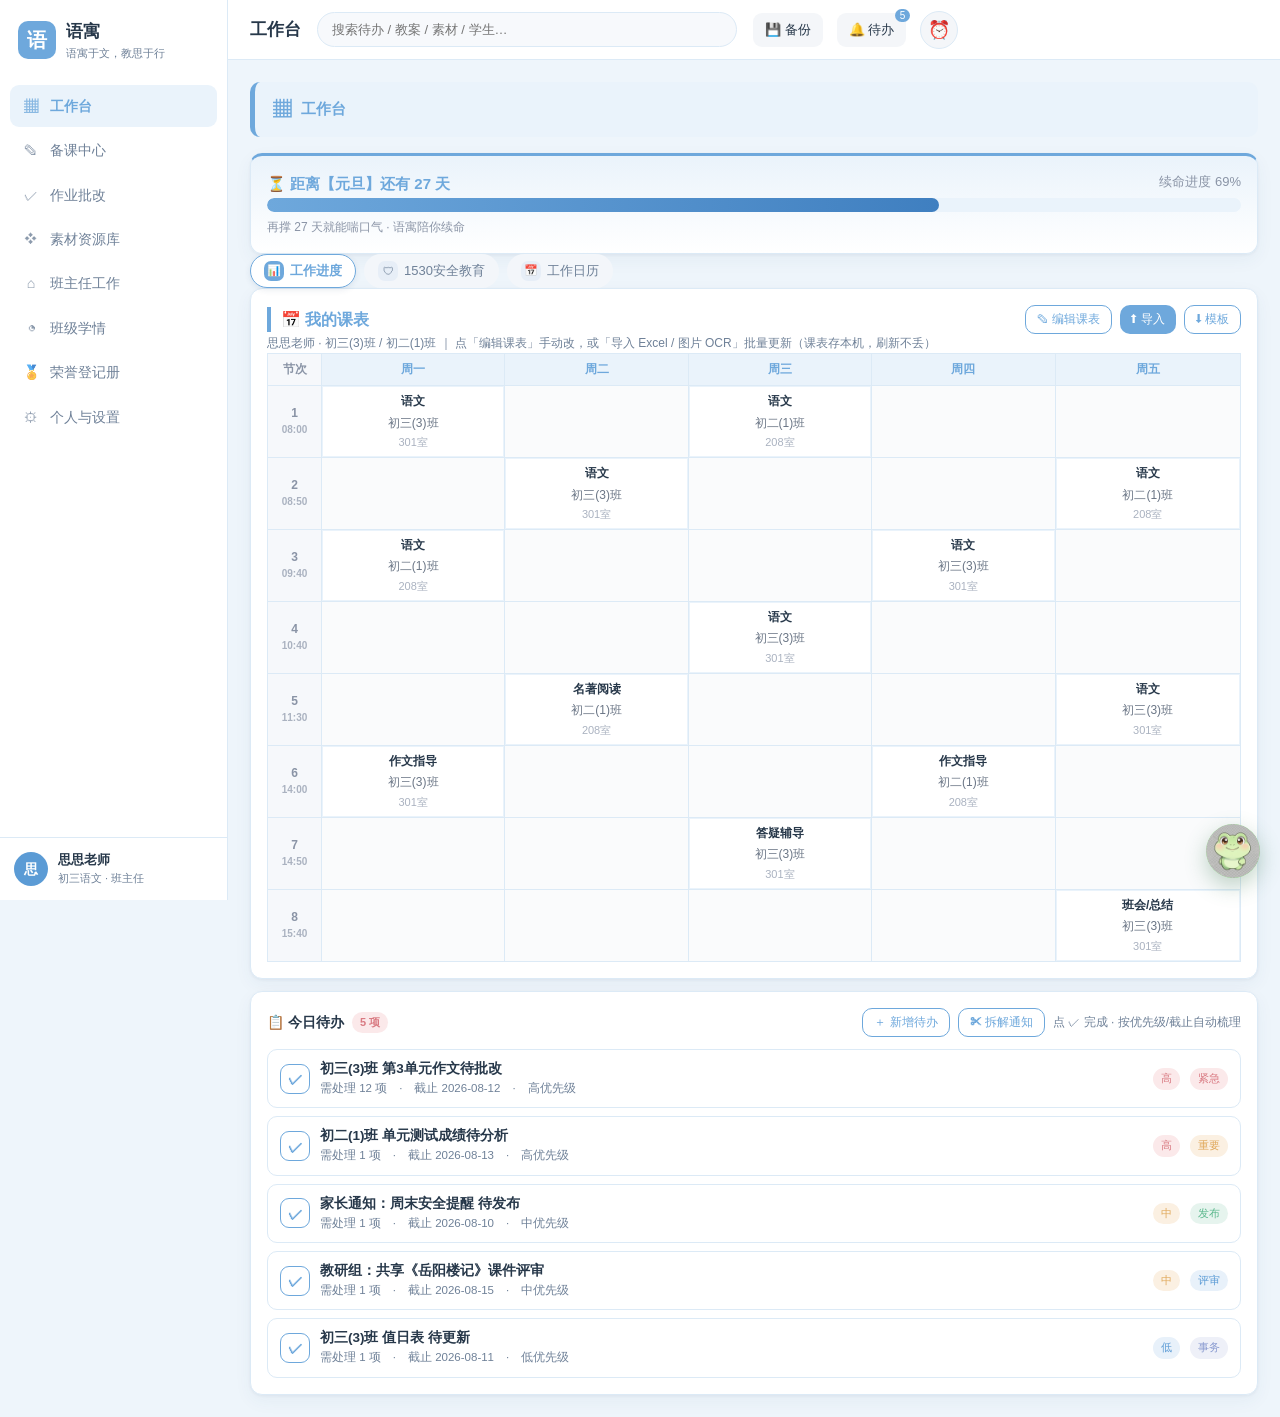
<file: index.html>
<!DOCTYPE html>
<html lang="zh-CN">
<head>
<meta charset="UTF-8" />
<meta name="viewport" content="width=device-width, initial-scale=1.0" />
<title>语寓 · 语寓于文，教思于行</title>
<meta name="theme-color" content="#6ea8dc" />
<meta http-equiv="Content-Security-Policy" content="default-src 'self'; script-src 'self' https://cdn.jsdelivr.net; style-src 'self' 'unsafe-inline'; img-src 'self' data:; connect-src 'self' https:; font-src 'self' data:; worker-src 'self' blob: https://cdn.jsdelivr.net; object-src 'none'; base-uri 'self'; frame-ancestors 'none'" />
<link rel="manifest" href="manifest.webmanifest" />
<link rel="apple-touch-icon" href="img/icon.svg" />
<link rel="stylesheet" href="css/style.css" />
</head>
<body>
<div id="bgLayer"></div>
<div class="app">
  <!-- 侧边栏 -->
  <aside class="sidebar">
    <div class="brand">
      <div class="brand-logo">语</div>
      <div class="brand-text">
        <div class="brand-name">语寓</div>
        <div class="brand-sub">语寓于文，教思于行</div>
      </div>
    </div>
    <nav class="nav" id="nav">
      <a class="nav-item active" data-view="dashboard"><span class="ico">▦</span>工作台</a>
      <a class="nav-item" data-view="lesson"><span class="ico">✎</span>备课中心</a>
      <a class="nav-item" data-view="homework"><span class="ico">✓</span>作业批改</a>
      <a class="nav-item" data-view="resource"><span class="ico">❖</span>素材资源库</a>
      <a class="nav-item" data-view="homeroom"><span class="ico">⌂</span>班主任工作</a>
      <a class="nav-item" data-view="analytics"><span class="ico">◔</span>班级学情</a>
      <a class="nav-item" data-view="honor"><span class="ico">🏅</span>荣誉登记册</a>
      <a class="nav-item" data-view="settings"><span class="ico">⚙</span>个人与设置</a>
    </nav>
    <div class="sidebar-foot">
      <div class="user-mini">
        <div class="avatar" id="sideAvatar" title="点击修改头像">思</div>
        <div>
          <div class="uname" id="sideName">思思老师</div>
          <div class="urole">初三语文 · 班主任</div>
        </div>
      </div>
    </div>
  </aside>

  <!-- 主区域 -->
  <main class="main">
    <header class="topbar">
      <div class="topbar-title" id="viewTitle">工作台</div>
      <div class="topbar-search">
        <input type="text" id="globalSearch" placeholder="搜索待办 / 教案 / 素材 / 学生…" autocomplete="off" />
        <div class="search-drop" id="searchDrop" style="display:none"></div>
      </div>
      <div class="topbar-actions">
        <button class="btn-ghost" id="backupBtn" title="数据备份（JSON 导入 / 导出）">💾 备份</button>
        <button class="btn-ghost" id="todoBtn">🔔 待办 <span class="badge" style="display:none">0</span></button>
        <button class="remind-icon" id="classRemindIcon" title="上课提醒">
          <span class="ri-emoji">⏰</span>
          <span class="remind-badge" id="remindBadge" style="display:none"></span>
        </button>
      </div>
    </header>
    <section class="content" id="content"><!-- 动态渲染 --></section>
  </main>
</div>
<button id="agentLauncher" class="agent-launcher" title="挖挖 · 智能体助手"><img src="img/wawa.png" alt="挖挖" /></button>
<script src="js/data.js"></script>
<script src="js/api.js"></script>
<script src="js/xlsx.full.min.js"></script>
<script src="js/crypto.js"></script>
<script src="js/app.js"></script>
</body>
</html>
</file>
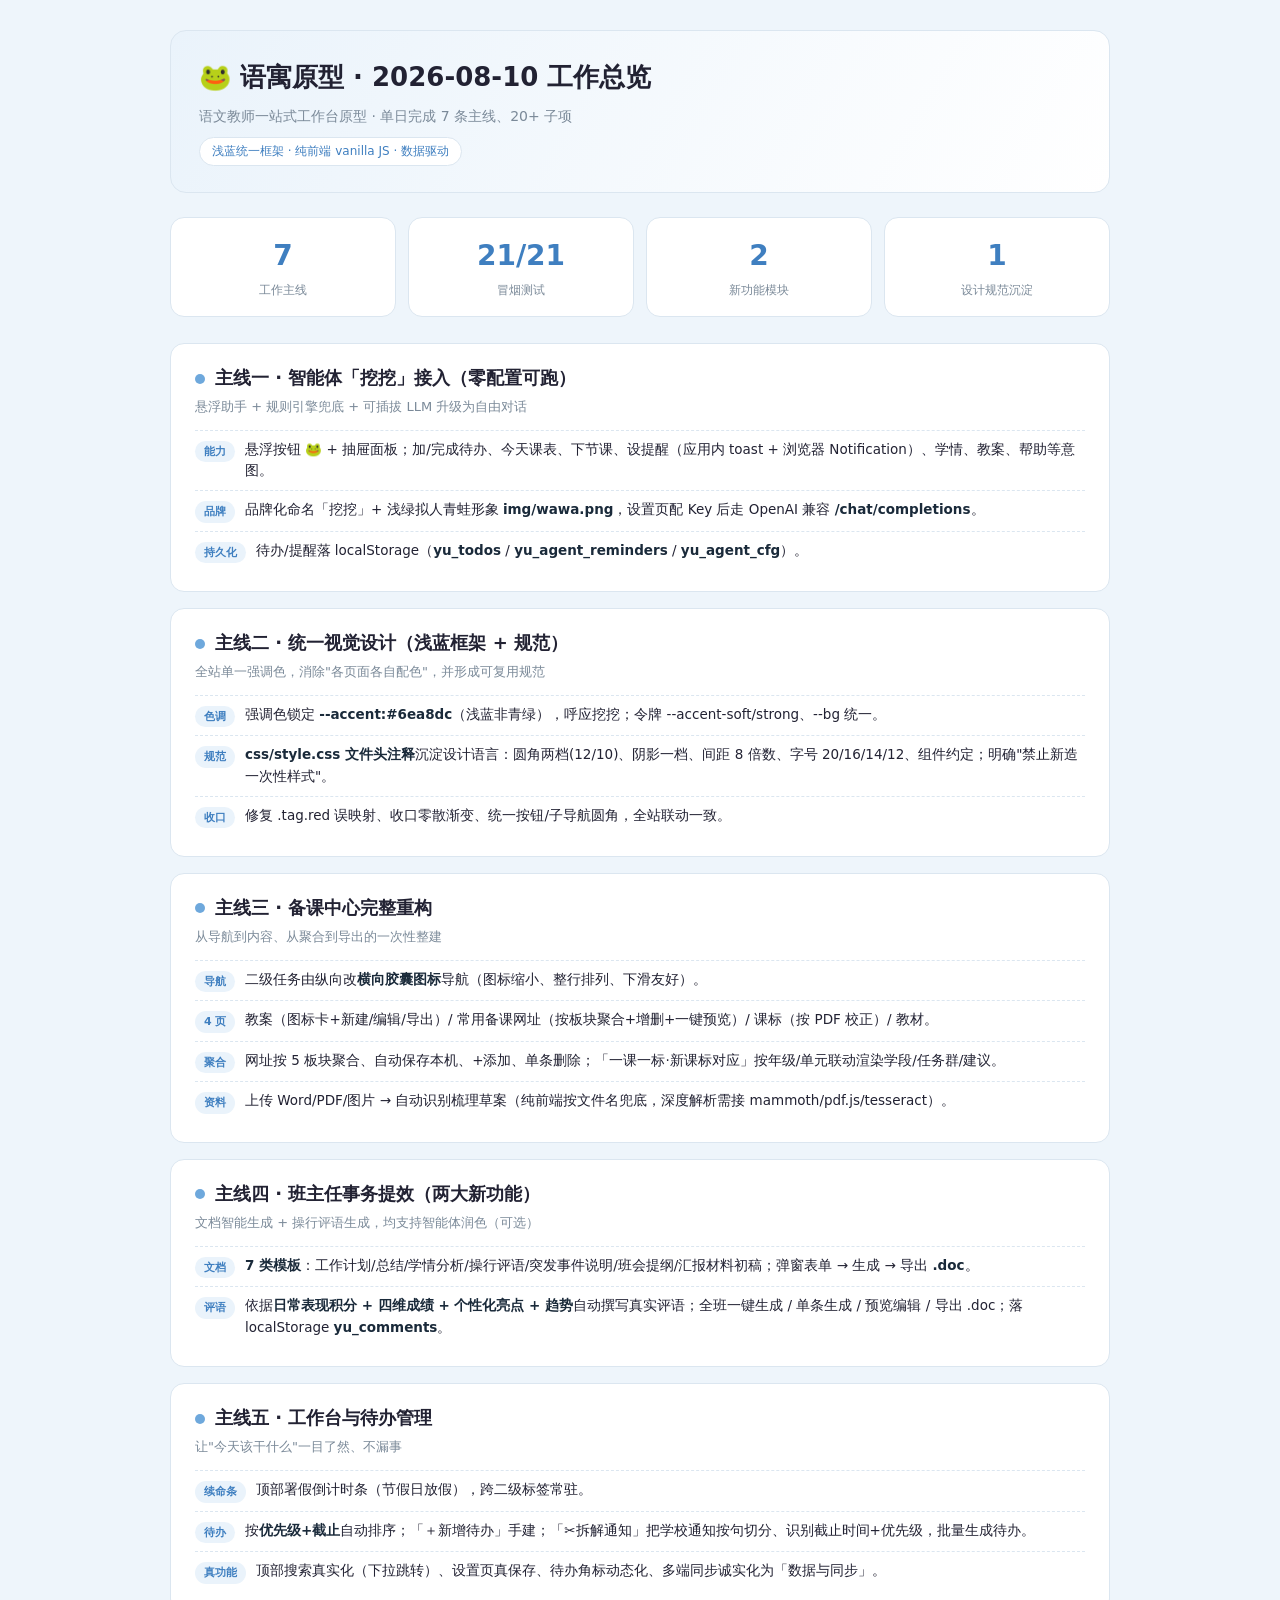
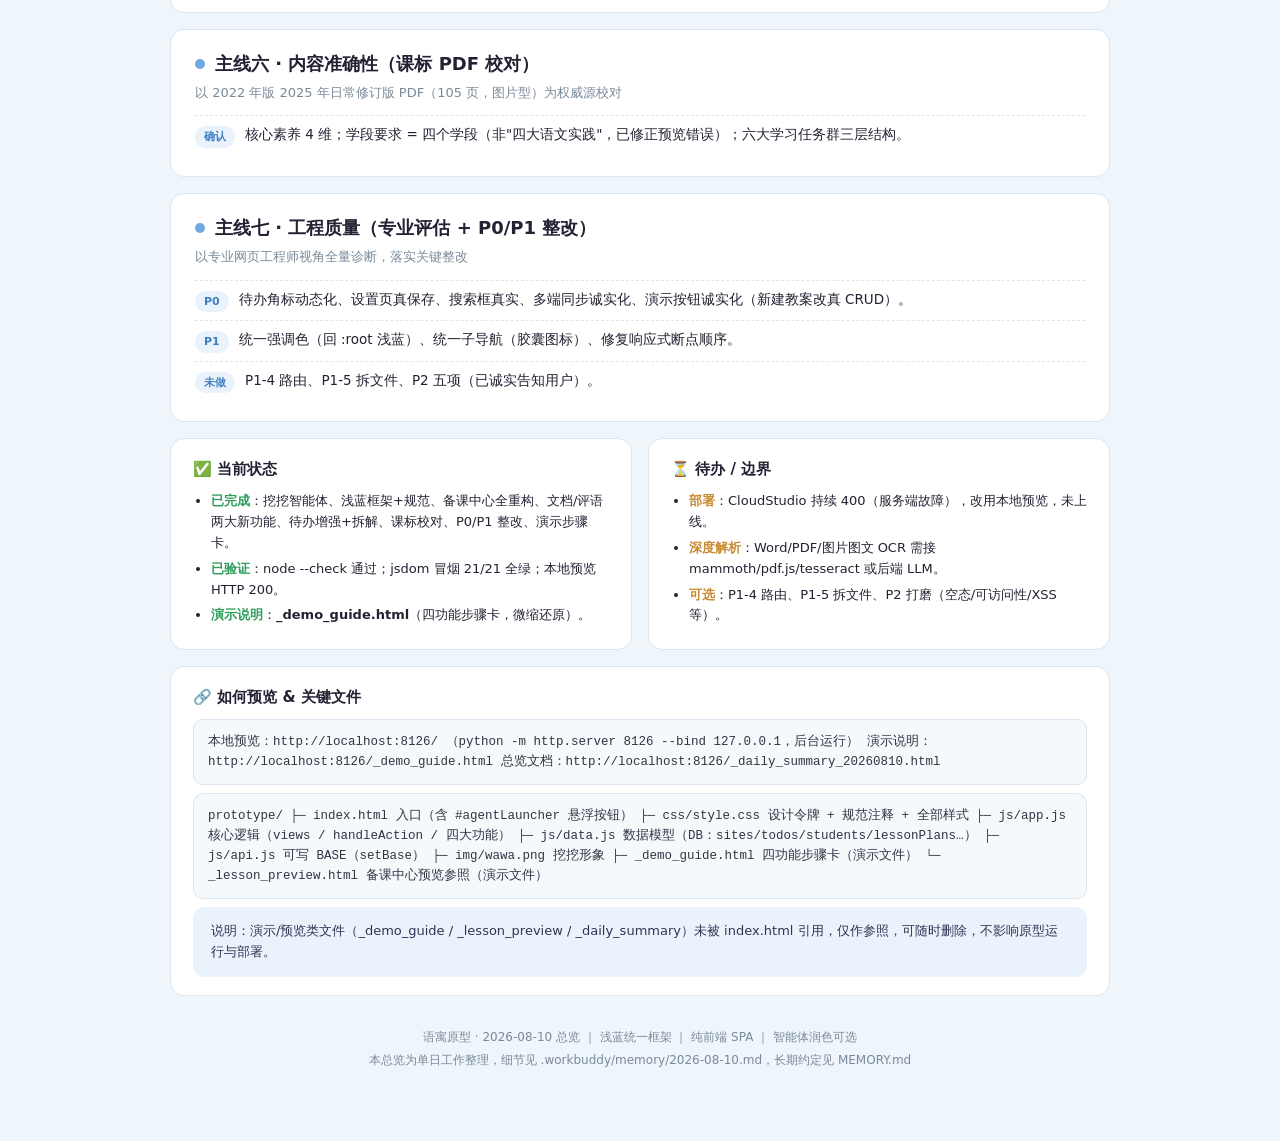
<file: _daily_summary_20260810.html>
<!DOCTYPE html>
<html lang="zh-CN">
<head>
<meta charset="UTF-8">
<meta name="viewport" content="width=device-width, initial-scale=1.0">
<title>语寓原型 · 2026-08-10 工作总览</title>
<style>
  :root{ --accent:#6ea8dc; --accent-soft:#eaf3fb; --accent-strong:#3f7fc0; --bg:#eef5fb; --line:#dbe6f0; --muted:#7b8a99; }
  *{ box-sizing:border-box; }
  body{ background:var(--bg); color:#223; margin:0; font-family:system-ui,-apple-system,"PingFang SC","Microsoft YaHei",sans-serif; line-height:1.6; }
  .wrap{ max-width:980px; margin:0 auto; padding:30px 20px 70px; }
  .head{ background:linear-gradient(120deg,var(--accent-soft),#fff); border:1px solid var(--line); border-radius:16px; padding:26px 28px; margin-bottom:24px; }
  .head h1{ margin:0 0 6px; font-size:26px; }
  .head .sub{ color:var(--muted); font-size:14px; }
  .head .pill{ display:inline-block; margin-top:10px; font-size:12px; background:#fff; border:1px solid var(--line); border-radius:999px; padding:4px 12px; color:var(--accent-strong); }
  .stat{ display:grid; grid-template-columns:repeat(4,1fr); gap:12px; margin-bottom:26px; }
  .stat .box{ background:#fff; border:1px solid var(--line); border-radius:14px; padding:16px; text-align:center; }
  .stat .n{ font-size:28px; font-weight:800; color:var(--accent-strong); }
  .stat .l{ font-size:12px; color:var(--muted); margin-top:2px; }

  .theme{ background:#fff; border:1px solid var(--line); border-radius:14px; padding:20px 24px; margin-bottom:16px; }
  .theme h2{ margin:0 0 4px; font-size:18px; display:flex; align-items:center; gap:10px; }
  .theme h2 .dot{ width:10px; height:10px; border-radius:50%; background:var(--accent); }
  .theme .tline{ font-size:13px; color:var(--muted); margin-bottom:12px; }
  .item{ display:flex; gap:10px; padding:8px 0; border-top:1px dashed var(--line); }
  .item:first-of-type{ border-top:none; }
  .item .tag{ flex:0 0 auto; font-size:11px; font-weight:700; padding:2px 9px; border-radius:999px; background:var(--accent-soft); color:var(--accent-strong); height:fit-content; margin-top:2px; }
  .item .it-b{ flex:1; font-size:13.5px; }
  .item .it-b b{ color:#1a2a3a; }

  .grid2{ display:grid; grid-template-columns:1fr 1fr; gap:16px; margin-bottom:16px; }
  .panel{ background:#fff; border:1px solid var(--line); border-radius:14px; padding:18px 22px; }
  .panel h3{ margin:0 0 10px; font-size:15px; }
  .panel ul{ margin:0; padding-left:18px; font-size:13px; }
  .panel li{ margin:5px 0; }
  .ok{ color:#2e9e5b; font-weight:700; }
  .wait{ color:#c9892f; font-weight:700; }
  .code{ background:#f6f9fc; border:1px solid var(--line); border-radius:10px; padding:12px 14px; font-size:12.5px; font-family:ui-monospace,Menlo,Consolas,monospace; color:#334; margin-top:8px; }
  .note{ background:var(--accent-soft); border-radius:12px; padding:14px 18px; font-size:13px; color:#335; margin-top:8px; }
  .foot{ text-align:center; color:var(--muted); font-size:12px; margin-top:30px; line-height:1.9; }
  @media(max-width:680px){ .stat{ grid-template-columns:repeat(2,1fr);} .grid2{ grid-template-columns:1fr; } }
</style>
</head>
<body>
<div class="wrap">

  <div class="head">
    <h1>🐸 语寓原型 · 2026-08-10 工作总览</h1>
    <div class="sub">语文教师一站式工作台原型 · 单日完成 7 条主线、20+ 子项</div>
    <span class="pill">浅蓝统一框架 · 纯前端 vanilla JS · 数据驱动</span>
  </div>

  <div class="stat">
    <div class="box"><div class="n">7</div><div class="l">工作主线</div></div>
    <div class="box"><div class="n">21/21</div><div class="l">冒烟测试</div></div>
    <div class="box"><div class="n">2</div><div class="l">新功能模块</div></div>
    <div class="box"><div class="n">1</div><div class="l">设计规范沉淀</div></div>
  </div>

  <!-- 主线 -->
  <div class="theme">
    <h2><span class="dot"></span>主线一 · 智能体「挖挖」接入（零配置可跑）</h2>
    <div class="tline">悬浮助手 + 规则引擎兜底 + 可插拔 LLM 升级为自由对话</div>
    <div class="item"><span class="tag">能力</span><div class="it-b">悬浮按钮 🐸 + 抽屉面板；加/完成待办、今天课表、下节课、设提醒（应用内 toast + 浏览器 Notification）、学情、教案、帮助等意图。</div></div>
    <div class="item"><span class="tag">品牌</span><div class="it-b">品牌化命名「挖挖」+ 浅绿拟人青蛙形象 <b>img/wawa.png</b>，设置页配 Key 后走 OpenAI 兼容 <b>/chat/completions</b>。</div></div>
    <div class="item"><span class="tag">持久化</span><div class="it-b">待办/提醒落 localStorage（<b>yu_todos</b> / <b>yu_agent_reminders</b> / <b>yu_agent_cfg</b>）。</div></div>
  </div>

  <div class="theme">
    <h2><span class="dot"></span>主线二 · 统一视觉设计（浅蓝框架 + 规范）</h2>
    <div class="tline">全站单一强调色，消除"各页面各自配色"，并形成可复用规范</div>
    <div class="item"><span class="tag">色调</span><div class="it-b">强调色锁定 <b>--accent:#6ea8dc</b>（浅蓝非青绿），呼应挖挖；令牌 --accent-soft/strong、--bg 统一。</div></div>
    <div class="item"><span class="tag">规范</span><div class="it-b"><b>css/style.css 文件头注释</b>沉淀设计语言：圆角两档(12/10)、阴影一档、间距 8 倍数、字号 20/16/14/12、组件约定；明确"禁止新造一次性样式"。</div></div>
    <div class="item"><span class="tag">收口</span><div class="it-b">修复 .tag.red 误映射、收口零散渐变、统一按钮/子导航圆角，全站联动一致。</div></div>
  </div>

  <div class="theme">
    <h2><span class="dot"></span>主线三 · 备课中心完整重构</h2>
    <div class="tline">从导航到内容、从聚合到导出的一次性整建</div>
    <div class="item"><span class="tag">导航</span><div class="it-b">二级任务由纵向改<b>横向胶囊图标</b>导航（图标缩小、整行排列、下滑友好）。</div></div>
    <div class="item"><span class="tag">4 页</span><div class="it-b">教案（图标卡+新建/编辑/导出）/ 常用备课网址（按板块聚合+增删+一键预览）/ 课标（按 PDF 校正）/ 教材。</div></div>
    <div class="item"><span class="tag">聚合</span><div class="it-b">网址按 5 板块聚合、自动保存本机、+添加、单条删除；「一课一标·新课标对应」按年级/单元联动渲染学段/任务群/建议。</div></div>
    <div class="item"><span class="tag">资料</span><div class="it-b">上传 Word/PDF/图片 → 自动识别梳理草案（纯前端按文件名兜底，深度解析需接 mammoth/pdf.js/tesseract）。</div></div>
  </div>

  <div class="theme">
    <h2><span class="dot"></span>主线四 · 班主任事务提效（两大新功能）</h2>
    <div class="tline">文档智能生成 + 操行评语生成，均支持智能体润色（可选）</div>
    <div class="item"><span class="tag">文档</span><div class="it-b"><b>7 类模板</b>：工作计划/总结/学情分析/操行评语/突发事件说明/班会提纲/汇报材料初稿；弹窗表单 → 生成 → 导出 <b>.doc</b>。</div></div>
    <div class="item"><span class="tag">评语</span><div class="it-b">依据<b>日常表现积分 + 四维成绩 + 个性化亮点 + 趋势</b>自动撰写真实评语；全班一键生成 / 单条生成 / 预览编辑 / 导出 .doc；落 localStorage <b>yu_comments</b>。</div></div>
  </div>

  <div class="theme">
    <h2><span class="dot"></span>主线五 · 工作台与待办管理</h2>
    <div class="tline">让"今天该干什么"一目了然、不漏事</div>
    <div class="item"><span class="tag">续命条</span><div class="it-b">顶部署假倒计时条（节假日放假），跨二级标签常驻。</div></div>
    <div class="item"><span class="tag">待办</span><div class="it-b">按<b>优先级+截止</b>自动排序；「＋新增待办」手建；「✂拆解通知」把学校通知按句切分、识别截止时间+优先级，批量生成待办。</div></div>
    <div class="item"><span class="tag">真功能</span><div class="it-b">顶部搜索真实化（下拉跳转）、设置页真保存、待办角标动态化、多端同步诚实化为「数据与同步」。</div></div>
  </div>

  <div class="theme">
    <h2><span class="dot"></span>主线六 · 内容准确性（课标 PDF 校对）</h2>
    <div class="tline">以 2022 年版 2025 年日常修订版 PDF（105 页，图片型）为权威源校对</div>
    <div class="item"><span class="tag">确认</span><div class="it-b">核心素养 4 维；学段要求 = 四个学段（非"四大语文实践"，已修正预览错误）；六大学习任务群三层结构。</div></div>
  </div>

  <div class="theme">
    <h2><span class="dot"></span>主线七 · 工程质量（专业评估 + P0/P1 整改）</h2>
    <div class="tline">以专业网页工程师视角全量诊断，落实关键整改</div>
    <div class="item"><span class="tag">P0</span><div class="it-b">待办角标动态化、设置页真保存、搜索框真实、多端同步诚实化、演示按钮诚实化（新建教案改真 CRUD）。</div></div>
    <div class="item"><span class="tag">P1</span><div class="it-b">统一强调色（回 :root 浅蓝）、统一子导航（胶囊图标）、修复响应式断点顺序。</div></div>
    <div class="item"><span class="tag">未做</span><div class="it-b">P1-4 路由、P1-5 拆文件、P2 五项（已诚实告知用户）。</div></div>
  </div>

  <!-- 状态 -->
  <div class="grid2">
    <div class="panel">
      <h3>✅ 当前状态</h3>
      <ul>
        <li><span class="ok">已完成</span>：挖挖智能体、浅蓝框架+规范、备课中心全重构、文档/评语两大新功能、待办增强+拆解、课标校对、P0/P1 整改、演示步骤卡。</li>
        <li><span class="ok">已验证</span>：node --check 通过；jsdom 冒烟 21/21 全绿；本地预览 HTTP 200。</li>
        <li><span class="ok">演示说明</span>：<b>_demo_guide.html</b>（四功能步骤卡，微缩还原）。</li>
      </ul>
    </div>
    <div class="panel">
      <h3>⏳ 待办 / 边界</h3>
      <ul>
        <li><span class="wait">部署</span>：CloudStudio 持续 400（服务端故障），改用本地预览，未上线。</li>
        <li><span class="wait">深度解析</span>：Word/PDF/图片图文 OCR 需接 mammoth/pdf.js/tesseract 或后端 LLM。</li>
        <li><span class="wait">可选</span>：P1-4 路由、P1-5 拆文件、P2 打磨（空态/可访问性/XSS 等）。</li>
      </ul>
    </div>
  </div>

  <div class="panel">
    <h3>🔗 如何预览 & 关键文件</h3>
    <div class="code">本地预览：http://localhost:8126/        （python -m http.server 8126 --bind 127.0.0.1，后台运行）
演示说明：http://localhost:8126/_demo_guide.html
总览文档：http://localhost:8126/_daily_summary_20260810.html</div>
    <div class="code">prototype/
├─ index.html              入口（含 #agentLauncher 悬浮按钮）
├─ css/style.css          设计令牌 + 规范注释 + 全部样式
├─ js/app.js              核心逻辑（views / handleAction / 四大功能）
├─ js/data.js             数据模型（DB：sites/todos/students/lessonPlans…）
├─ js/api.js              可写 BASE（setBase）
├─ img/wawa.png           挖挖形象
├─ _demo_guide.html       四功能步骤卡（演示文件）
└─ _lesson_preview.html   备课中心预览参照（演示文件）</div>
    <div class="note">说明：演示/预览类文件（_demo_guide / _lesson_preview / _daily_summary）未被 index.html 引用，仅作参照，可随时删除，不影响原型运行与部署。</div>
  </div>

  <div class="foot">
    语寓原型 · 2026-08-10 总览 ｜ 浅蓝统一框架 ｜ 纯前端 SPA ｜ 智能体润色可选<br>
    本总览为单日工作整理，细节见 .workbuddy/memory/2026-08-10.md，长期约定见 MEMORY.md
  </div>

</div>
</body>
</html>
</file>
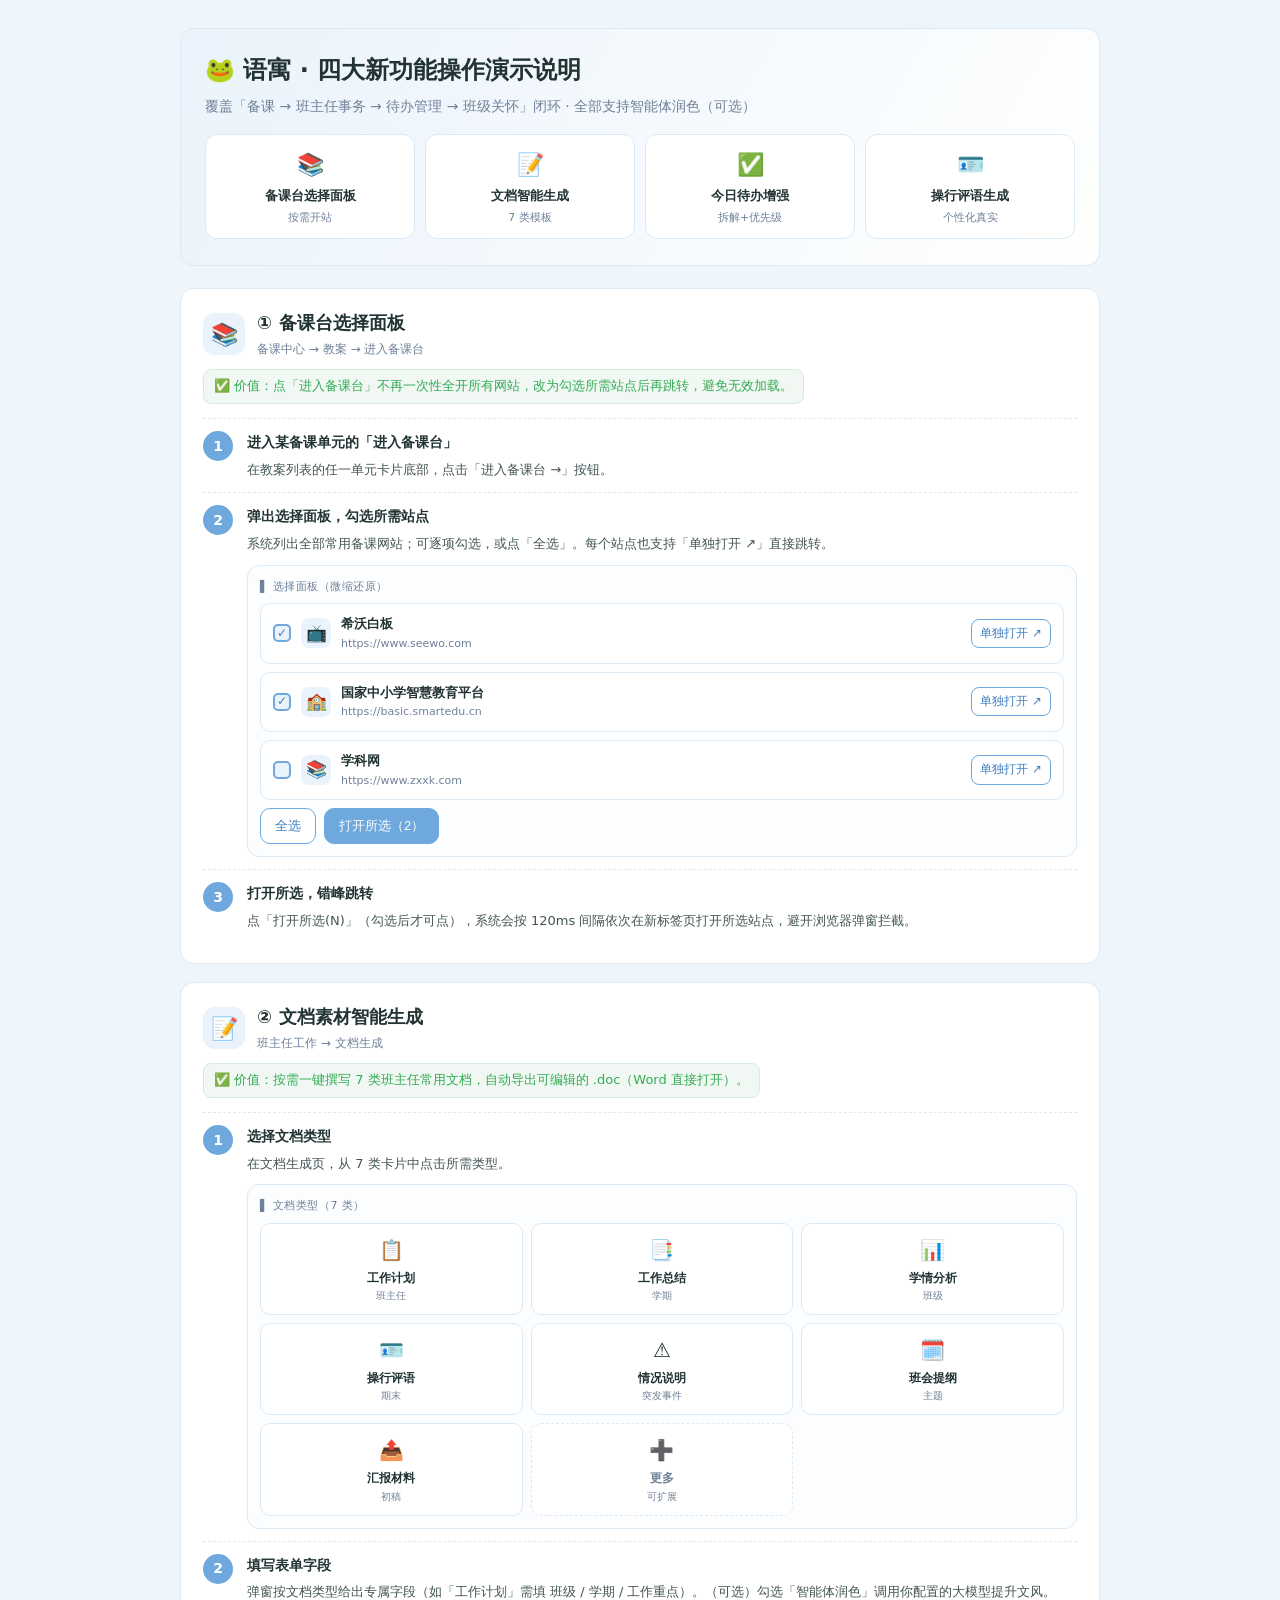
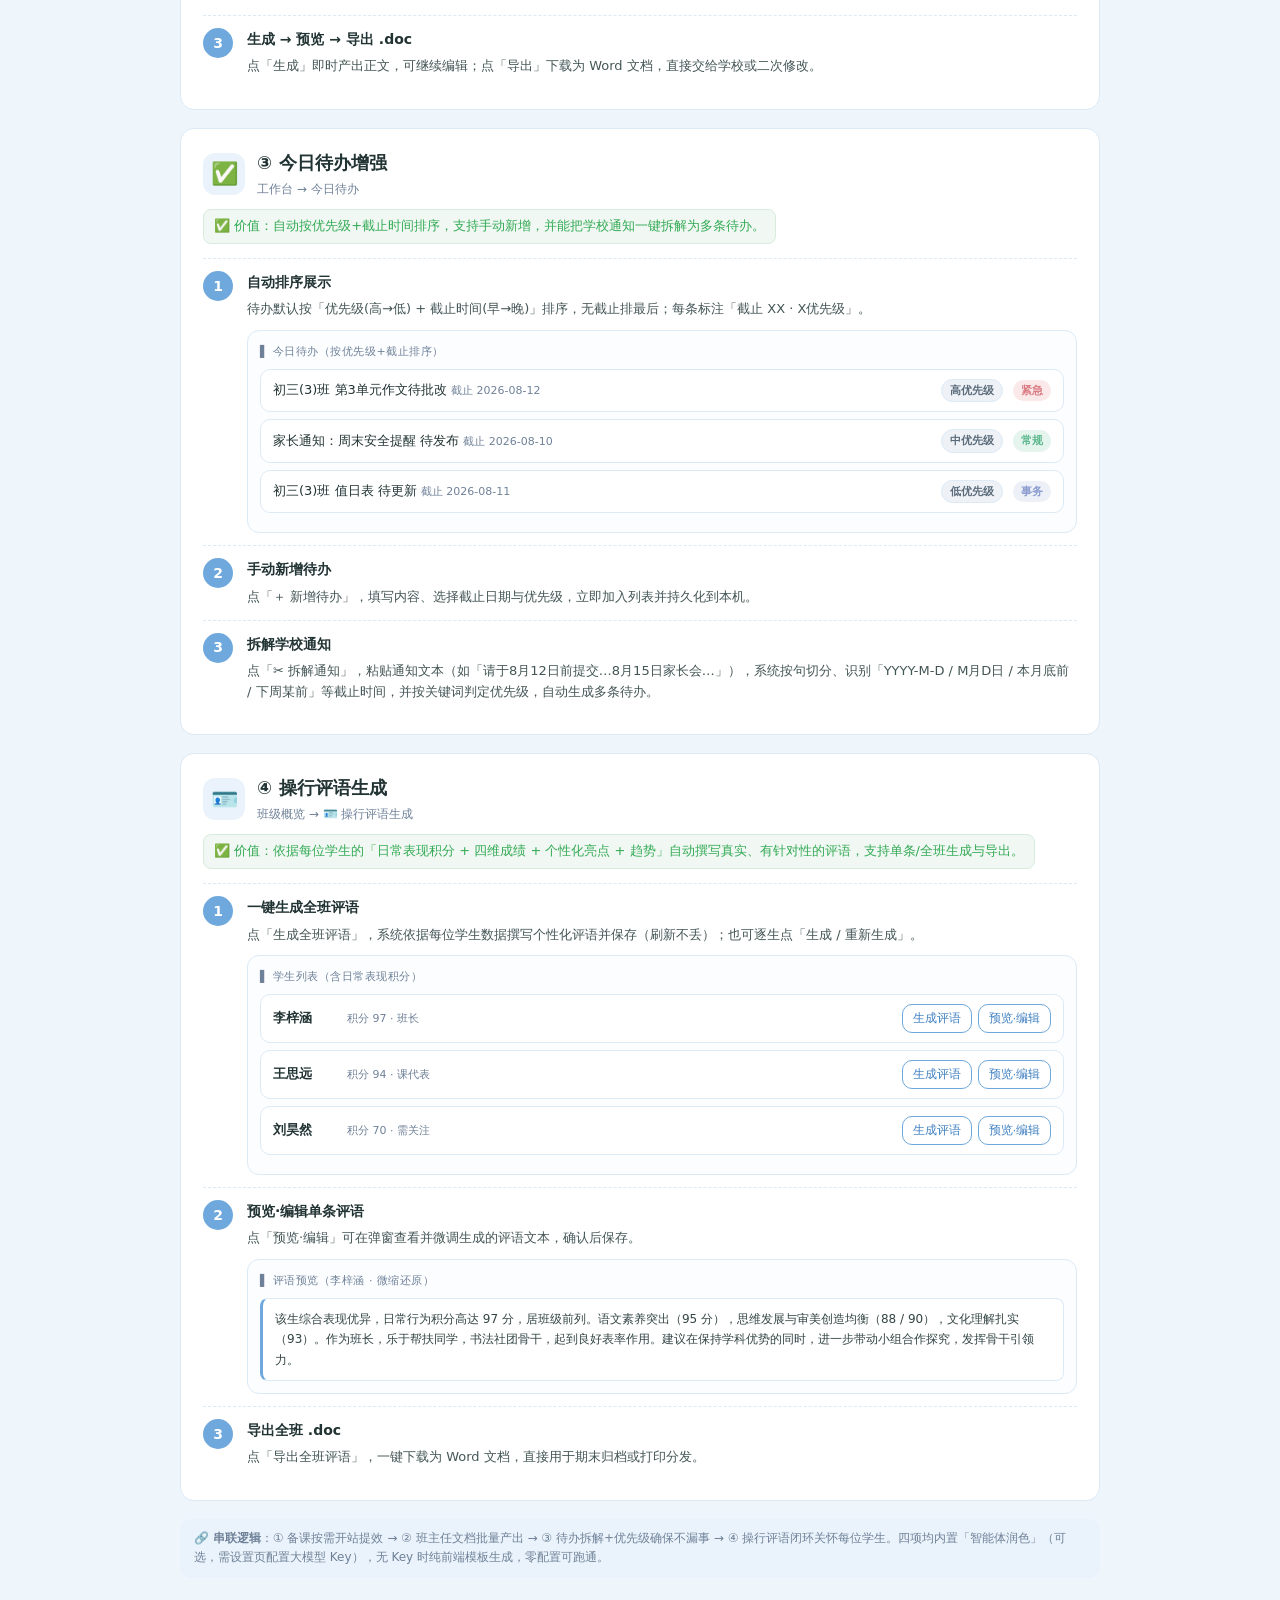
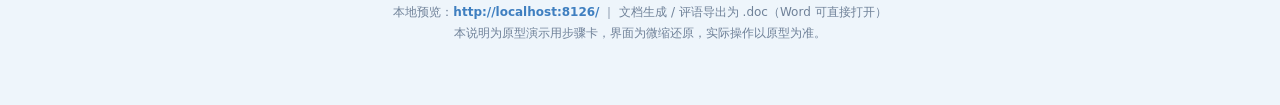
<file: _demo_guide.html>
<!DOCTYPE html>
<html lang="zh-CN">
<head>
<meta charset="UTF-8">
<meta name="viewport" content="width=device-width, initial-scale=1.0">
<title>语寓 · 四大新功能操作演示说明</title>
<link rel="stylesheet" href="css/style.css">
<style>
  body{ background:var(--bg); color:#233; margin:0; font-family:system-ui,-apple-system,"PingFang SC","Microsoft YaHei",sans-serif; }
  .wrap{ max-width:960px; margin:0 auto; padding:28px 20px 60px; }
  .doc-head{ background:linear-gradient(120deg,var(--accent-soft),#fff); border:1px solid var(--line); border-radius:14px; padding:22px 24px; margin-bottom:22px; }
  .doc-head h1{ margin:0 0 6px; font-size:24px; }
  .doc-head p{ margin:0; color:var(--muted); font-size:14px; }
  .overview{ display:grid; grid-template-columns:repeat(4,1fr); gap:10px; margin:16px 0 4px; }
  .ov-chip{ background:#fff; border:1px solid var(--line); border-radius:12px; padding:12px; text-align:center; }
  .ov-chip .ov-ico{ font-size:22px; }
  .ov-chip .ov-t{ font-size:13px; font-weight:600; margin-top:4px; }
  .ov-chip .ov-s{ font-size:11px; color:var(--muted); margin-top:2px; }

  .feat{ background:#fff; border:1px solid var(--line); border-radius:14px; padding:20px 22px; margin-bottom:18px; }
  .feat-head{ display:flex; align-items:center; gap:12px; margin-bottom:4px; }
  .feat-head .f-ico{ width:42px; height:42px; border-radius:12px; background:var(--accent-soft); display:flex; align-items:center; justify-content:center; font-size:22px; }
  .feat-head h2{ margin:0; font-size:18px; }
  .feat-head .f-sub{ font-size:12px; color:var(--muted); margin-top:2px; }
  .feat-value{ font-size:13px; color:#3a5; background:#f1f8f3; border:1px solid #d7ecdd; border-radius:8px; padding:6px 10px; display:inline-block; margin:6px 0 14px; }

  .step{ display:flex; gap:14px; padding:12px 0; border-top:1px dashed var(--line); }
  .step:first-of-type{ border-top:none; }
  .step .num{ flex:0 0 30px; width:30px; height:30px; border-radius:50%; background:var(--accent); color:#fff; font-weight:700; display:flex; align-items:center; justify-content:center; font-size:14px; }
  .step .body{ flex:1; min-width:0; }
  .step .st-title{ font-weight:600; font-size:14px; margin-bottom:6px; }
  .step .st-desc{ font-size:13px; color:#455; line-height:1.6; }

  /* mini mock panels */
  .mock{ margin-top:10px; border:1px solid var(--line); border-radius:12px; background:#fbfdff; padding:12px; }
  .mock-label{ font-size:11px; color:var(--muted); margin-bottom:8px; letter-spacing:.5px; }
  .unit-pick-item{ display:flex; align-items:center; gap:10px; background:#fff; border:1px solid var(--line); border-radius:10px; padding:10px 12px; margin-bottom:8px; }
  .unit-pick-check{ width:18px; height:18px; border-radius:5px; border:2px solid var(--accent); background:var(--accent-soft); display:flex; align-items:center; justify-content:center; color:var(--accent-strong); font-size:12px; }
  .unit-pick-ico{ width:30px; height:30px; border-radius:8px; background:var(--accent-soft); display:flex; align-items:center; justify-content:center; font-size:17px; }
  .unit-pick-main{ flex:1; }
  .unit-pick-name{ font-size:13px; font-weight:600; }
  .unit-pick-url{ font-size:11px; color:var(--muted); }
  .unit-pick-open{ font-size:12px; color:var(--accent-strong); border:1px solid var(--accent); border-radius:8px; padding:4px 8px; background:#fff; }
  .mock-actions{ display:flex; gap:8px; margin-top:6px; }
  .btn{ font-size:13px; border-radius:10px; padding:8px 14px; border:1px solid var(--accent); background:var(--accent); color:#fff; cursor:pointer; }
  .btn.line{ background:#fff; color:var(--accent-strong); }
  .btn:disabled{ opacity:.5; cursor:not-allowed; }

  .doc-grid{ display:grid; grid-template-columns:repeat(3,1fr); gap:8px; }
  .doc-card{ background:#fff; border:1px solid var(--line); border-radius:10px; padding:10px; text-align:center; }
  .doc-card .dc-ico{ font-size:20px; }
  .doc-card .dc-t{ font-size:12px; font-weight:600; margin-top:3px; }
  .doc-card .dc-s{ font-size:10px; color:var(--muted); }

  .todo-row{ display:flex; align-items:center; gap:10px; background:#fff; border:1px solid var(--line); border-radius:10px; padding:9px 12px; margin-bottom:7px; }
  .todo-row .t-main{ flex:1; font-size:13px; }
  .todo-row .t-meta{ font-size:11px; color:var(--muted); }
  .tag{ font-size:11px; padding:2px 8px; border-radius:999px; font-weight:600; }
  .tag.red{ background:var(--red-soft,#fdeced); color:var(--red,#e36771); }
  .tag.blue{ background:var(--accent-soft); color:var(--accent-strong); }
  .tag.amber{ background:#fff4e0; color:#c9892f; }
  .tag.prio{ background:#eef2f7; color:#5b6b7a; border:1px solid var(--line); }

  .stu-row{ display:flex; align-items:center; gap:10px; background:#fff; border:1px solid var(--line); border-radius:10px; padding:9px 12px; margin-bottom:7px; }
  .stu-row .s-name{ font-weight:600; font-size:13px; width:64px; }
  .stu-row .s-conduct{ font-size:11px; color:var(--muted); }
  .stu-row .s-actions{ margin-left:auto; display:flex; gap:6px; }
  .comment-box{ background:#fff; border:1px solid var(--line); border-left:3px solid var(--accent); border-radius:8px; padding:10px 12px; font-size:12px; line-height:1.7; color:#344; }
  .flow-note{ font-size:12px; color:var(--muted); background:var(--accent-soft); border-radius:10px; padding:10px 14px; margin:6px 0 0; }
  .footer{ font-size:12px; color:var(--muted); text-align:center; margin-top:24px; line-height:1.8; }
  .footer b{ color:var(--accent-strong); }
  @media(max-width:680px){ .overview,.doc-grid{ grid-template-columns:repeat(2,1fr);} }
</style>
</head>
<body>
<div class="wrap">

  <div class="doc-head">
    <h1>🐸 语寓 · 四大新功能操作演示说明</h1>
    <p>覆盖「备课 → 班主任事务 → 待办管理 → 班级关怀」闭环 · 全部支持智能体润色（可选）</p>
    <div class="overview">
      <div class="ov-chip"><div class="ov-ico">📚</div><div class="ov-t">备课台选择面板</div><div class="ov-s">按需开站</div></div>
      <div class="ov-chip"><div class="ov-ico">📝</div><div class="ov-t">文档智能生成</div><div class="ov-s">7 类模板</div></div>
      <div class="ov-chip"><div class="ov-ico">✅</div><div class="ov-t">今日待办增强</div><div class="ov-s">拆解+优先级</div></div>
      <div class="ov-chip"><div class="ov-ico">🪪</div><div class="ov-t">操行评语生成</div><div class="ov-s">个性化真实</div></div>
    </div>
  </div>

  <!-- 功能一 -->
  <div class="feat">
    <div class="feat-head">
      <div class="f-ico">📚</div>
      <div><h2>① 备课台选择面板</h2><div class="f-sub">备课中心 → 教案 → 进入备课台</div></div>
    </div>
    <div class="feat-value">✅ 价值：点「进入备课台」不再一次性全开所有网站，改为勾选所需站点后再跳转，避免无效加载。</div>

    <div class="step"><div class="num">1</div><div class="body">
      <div class="st-title">进入某备课单元的「进入备课台」</div>
      <div class="st-desc">在教案列表的任一单元卡片底部，点击「进入备课台 →」按钮。</div>
    </div></div>

    <div class="step"><div class="num">2</div><div class="body">
      <div class="st-title">弹出选择面板，勾选所需站点</div>
      <div class="st-desc">系统列出全部常用备课网站；可逐项勾选，或点「全选」。每个站点也支持「单独打开 ↗」直接跳转。</div>
      <div class="mock">
        <div class="mock-label">▌ 选择面板（微缩还原）</div>
        <div class="unit-pick-item"><div class="unit-pick-check">✓</div><div class="unit-pick-ico">📺</div><div class="unit-pick-main"><div class="unit-pick-name">希沃白板</div><div class="unit-pick-url">https://www.seewo.com</div></div><div class="unit-pick-open">单独打开 ↗</div></div>
        <div class="unit-pick-item"><div class="unit-pick-check">✓</div><div class="unit-pick-ico">🏫</div><div class="unit-pick-main"><div class="unit-pick-name">国家中小学智慧教育平台</div><div class="unit-pick-url">https://basic.smartedu.cn</div></div><div class="unit-pick-open">单独打开 ↗</div></div>
        <div class="unit-pick-item"><div class="unit-pick-check"></div><div class="unit-pick-ico">📚</div><div class="unit-pick-main"><div class="unit-pick-name">学科网</div><div class="unit-pick-url">https://www.zxxk.com</div></div><div class="unit-pick-open">单独打开 ↗</div></div>
        <div class="mock-actions"><button class="btn line">全选</button><button class="btn">打开所选（2）</button></div>
      </div>
    </div></div>

    <div class="step"><div class="num">3</div><div class="body">
      <div class="st-title">打开所选，错峰跳转</div>
      <div class="st-desc">点「打开所选(N)」（勾选后才可点），系统会按 120ms 间隔依次在新标签页打开所选站点，避开浏览器弹窗拦截。</div>
    </div></div>
  </div>

  <!-- 功能二 -->
  <div class="feat">
    <div class="feat-head">
      <div class="f-ico">📝</div>
      <div><h2>② 文档素材智能生成</h2><div class="f-sub">班主任工作 → 文档生成</div></div>
    </div>
    <div class="feat-value">✅ 价值：按需一键撰写 7 类班主任常用文档，自动导出可编辑的 .doc（Word 直接打开）。</div>

    <div class="step"><div class="num">1</div><div class="body">
      <div class="st-title">选择文档类型</div>
      <div class="st-desc">在文档生成页，从 7 类卡片中点击所需类型。</div>
      <div class="mock">
        <div class="mock-label">▌ 文档类型（7 类）</div>
        <div class="doc-grid">
          <div class="doc-card"><div class="dc-ico">📋</div><div class="dc-t">工作计划</div><div class="dc-s">班主任</div></div>
          <div class="doc-card"><div class="dc-ico">📑</div><div class="dc-t">工作总结</div><div class="dc-s">学期</div></div>
          <div class="doc-card"><div class="dc-ico">📊</div><div class="dc-t">学情分析</div><div class="dc-s">班级</div></div>
          <div class="doc-card"><div class="dc-ico">🪪</div><div class="dc-t">操行评语</div><div class="dc-s">期末</div></div>
          <div class="doc-card"><div class="dc-ico">⚠️</div><div class="dc-t">情况说明</div><div class="dc-s">突发事件</div></div>
          <div class="doc-card"><div class="dc-ico">🗓️</div><div class="dc-t">班会提纲</div><div class="dc-s">主题</div></div>
          <div class="doc-card"><div class="dc-ico">📤</div><div class="dc-t">汇报材料</div><div class="dc-s">初稿</div></div>
          <div class="doc-card" style="border-style:dashed;color:var(--muted)"><div class="dc-ico">➕</div><div class="dc-t">更多</div><div class="dc-s">可扩展</div></div>
        </div>
      </div>
    </div></div>

    <div class="step"><div class="num">2</div><div class="body">
      <div class="st-title">填写表单字段</div>
      <div class="st-desc">弹窗按文档类型给出专属字段（如「工作计划」需填 班级 / 学期 / 工作重点）。（可选）勾选「智能体润色」调用你配置的大模型提升文风。</div>
    </div></div>

    <div class="step"><div class="num">3</div><div class="body">
      <div class="st-title">生成 → 预览 → 导出 .doc</div>
      <div class="st-desc">点「生成」即时产出正文，可继续编辑；点「导出」下载为 Word 文档，直接交给学校或二次修改。</div>
    </div></div>
  </div>

  <!-- 功能三 -->
  <div class="feat">
    <div class="feat-head">
      <div class="f-ico">✅</div>
      <div><h2>③ 今日待办增强</h2><div class="f-sub">工作台 → 今日待办</div></div>
    </div>
    <div class="feat-value">✅ 价值：自动按优先级+截止时间排序，支持手动新增，并能把学校通知一键拆解为多条待办。</div>

    <div class="step"><div class="num">1</div><div class="body">
      <div class="st-title">自动排序展示</div>
      <div class="st-desc">待办默认按「优先级(高→低) + 截止时间(早→晚)」排序，无截止排最后；每条标注「截止 XX · X优先级」。</div>
      <div class="mock">
        <div class="mock-label">▌ 今日待办（按优先级+截止排序）</div>
        <div class="todo-row"><div class="t-main">初三(3)班 第3单元作文待批改 <span class="t-meta">截止 2026-08-12</span></div><span class="tag prio">高优先级</span><span class="tag red">紧急</span></div>
        <div class="todo-row"><div class="t-main">家长通知：周末安全提醒 待发布 <span class="t-meta">截止 2026-08-10</span></div><span class="tag prio">中优先级</span><span class="tag green">常规</span></div>
        <div class="todo-row"><div class="t-main">初三(3)班 值日表 待更新 <span class="t-meta">截止 2026-08-11</span></div><span class="tag prio">低优先级</span><span class="tag purple">事务</span></div>
      </div>
    </div></div>

    <div class="step"><div class="num">2</div><div class="body">
      <div class="st-title">手动新增待办</div>
      <div class="st-desc">点「＋ 新增待办」，填写内容、选择截止日期与优先级，立即加入列表并持久化到本机。</div>
    </div></div>

    <div class="step"><div class="num">3</div><div class="body">
      <div class="st-title">拆解学校通知</div>
      <div class="st-desc">点「✂ 拆解通知」，粘贴通知文本（如「请于8月12日前提交…8月15日家长会…」），系统按句切分、识别「YYYY-M-D / M月D日 / 本月底前 / 下周某前」等截止时间，并按关键词判定优先级，自动生成多条待办。</div>
    </div></div>
  </div>

  <!-- 功能四 -->
  <div class="feat">
    <div class="feat-head">
      <div class="f-ico">🪪</div>
      <div><h2>④ 操行评语生成</h2><div class="f-sub">班级概览 → 🪪 操行评语生成</div></div>
    </div>
    <div class="feat-value">✅ 价值：依据每位学生的「日常表现积分 + 四维成绩 + 个性化亮点 + 趋势」自动撰写真实、有针对性的评语，支持单条/全班生成与导出。</div>

    <div class="step"><div class="num">1</div><div class="body">
      <div class="st-title">一键生成全班评语</div>
      <div class="st-desc">点「生成全班评语」，系统依据每位学生数据撰写个性化评语并保存（刷新不丢）；也可逐生点「生成 / 重新生成」。</div>
      <div class="mock">
        <div class="mock-label">▌ 学生列表（含日常表现积分）</div>
        <div class="stu-row"><div class="s-name">李梓涵</div><div class="s-conduct">积分 97 · 班长</div><div class="s-actions"><button class="btn line" style="font-size:12px;padding:5px 10px">生成评语</button><button class="btn line" style="font-size:12px;padding:5px 10px">预览·编辑</button></div></div>
        <div class="stu-row"><div class="s-name">王思远</div><div class="s-conduct">积分 94 · 课代表</div><div class="s-actions"><button class="btn line" style="font-size:12px;padding:5px 10px">生成评语</button><button class="btn line" style="font-size:12px;padding:5px 10px">预览·编辑</button></div></div>
        <div class="stu-row"><div class="s-name">刘昊然</div><div class="s-conduct">积分 70 · 需关注</div><div class="s-actions"><button class="btn line" style="font-size:12px;padding:5px 10px">生成评语</button><button class="btn line" style="font-size:12px;padding:5px 10px">预览·编辑</button></div></div>
      </div>
    </div></div>

    <div class="step"><div class="num">2</div><div class="body">
      <div class="st-title">预览·编辑单条评语</div>
      <div class="st-desc">点「预览·编辑」可在弹窗查看并微调生成的评语文本，确认后保存。</div>
      <div class="mock">
        <div class="mock-label">▌ 评语预览（李梓涵 · 微缩还原）</div>
        <div class="comment-box">该生综合表现优异，日常行为积分高达 97 分，居班级前列。语文素养突出（95 分），思维发展与审美创造均衡（88 / 90），文化理解扎实（93）。作为班长，乐于帮扶同学，书法社团骨干，起到良好表率作用。建议在保持学科优势的同时，进一步带动小组合作探究，发挥骨干引领力。</div>
      </div>
    </div></div>

    <div class="step"><div class="num">3</div><div class="body">
      <div class="st-title">导出全班 .doc</div>
      <div class="st-desc">点「导出全班评语」，一键下载为 Word 文档，直接用于期末归档或打印分发。</div>
    </div></div>
  </div>

  <div class="flow-note">
    🔗 <b>串联逻辑</b>：① 备课按需开站提效 → ② 班主任文档批量产出 → ③ 待办拆解+优先级确保不漏事 → ④ 操行评语闭环关怀每位学生。四项均内置「智能体润色」（可选，需设置页配置大模型 Key），无 Key 时纯前端模板生成，零配置可跑通。
  </div>

  <div class="footer">
    本地预览：<b>http://localhost:8126/</b> ｜ 文档生成 / 评语导出为 .doc（Word 可直接打开）<br>
    本说明为原型演示用步骤卡，界面为微缩还原，实际操作以原型为准。
  </div>

</div>
</body>
</html>
</file>
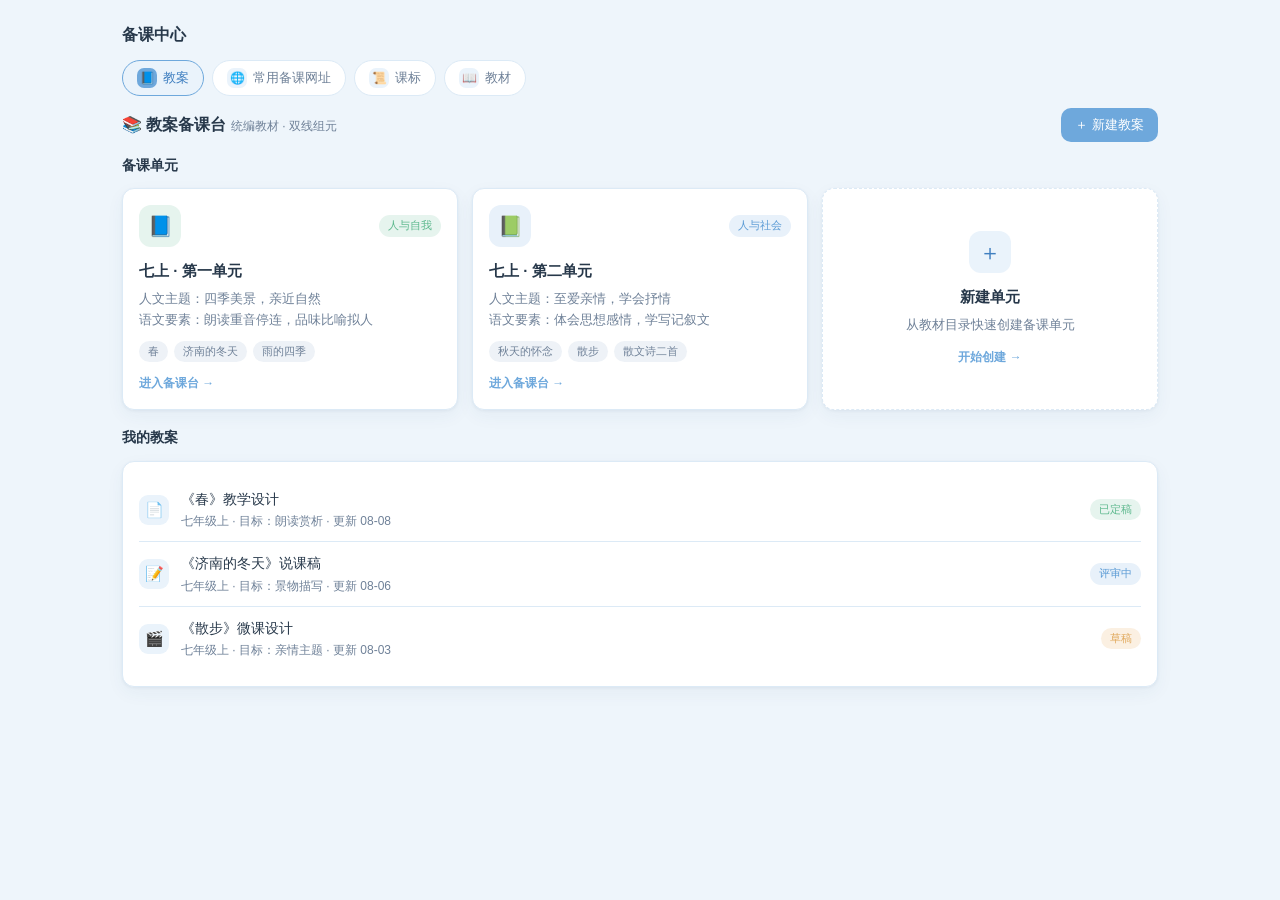
<file: _lesson_preview.html>
<!DOCTYPE html>
<html lang="zh-CN">
<head>
<meta charset="UTF-8">
<meta name="viewport" content="width=device-width, initial-scale=1">
<title>备课中心 · 效果预览</title>
<style>
:root{
  --bg:#eef5fb; --panel:#fff; --ink:#27384a; --muted:#6f8198;
  --line:#dceaf6; --accent:#6ea8dc; --accent-soft:#eaf3fb; --accent-strong:#3f7fc0;
  --blue:#5b9bd5; --blue-soft:#e8f1fa;
  --green:#5cb88d; --green-soft:#e6f4ee;
  --amber:#e0a85b; --amber-soft:#fbf0e2;
  --purple:#8a9bd0; --purple-soft:#eef0f8;
  --red:#d97a82; --red-soft:#fbe9ea;
  --rc1:#fdeced;--rc2:#fbdde0;--rc3:#f7c3c8;--rc4:#f2a6ad;--rc5:#ec878f;--rc6:#e36771;
  --radius:12px; --radius-sm:10px;
  --shadow:0 1px 3px rgba(40,70,110,.06),0 6px 18px rgba(40,70,110,.05);
}
*{box-sizing:border-box;margin:0;padding:0}
body{font-family:-apple-system,"PingFang SC","Microsoft YaHei",sans-serif;background:var(--bg);color:var(--ink);font-size:14px;line-height:1.6}
.wrap{max-width:1080px;margin:0 auto;padding:22px}
.card{background:var(--panel);border:1px solid var(--line);border-radius:var(--radius);box-shadow:var(--shadow);padding:16px}
.section-title{font-size:16px;font-weight:600}
.muted{color:var(--muted)}
.mt8{margin-top:8px}.mt12{margin-top:12px}.mt16{margin-top:16px}.mb12{margin-bottom:12px}
.flex{display:flex}.between{justify-content:space-between}.center{align-items:center}.gap8{gap:8px}.wrap-gap{flex-wrap:wrap}
.grid{display:grid;gap:14px}.cols-2{grid-template-columns:repeat(2,1fr)}.cols-3{grid-template-columns:repeat(3,1fr)}
.btn{background:var(--accent);color:#fff;border:none;padding:8px 14px;border-radius:var(--radius-sm);cursor:pointer;font-size:13px;font-weight:500}
.btn.line{background:#fff;color:var(--accent);border:1px solid var(--accent)}
.btn.sm{padding:6px 12px;font-size:12px}
.tag{font-size:11px;padding:2px 9px;border-radius:20px;background:#eef2f7;color:var(--muted)}
.tag.red{background:var(--red-soft);color:var(--red)}
.tag.blue{background:var(--blue-soft);color:var(--blue)}
.tag.green{background:var(--green-soft);color:var(--green)}
.tag.amber{background:var(--amber-soft);color:var(--amber)}
.tag.purple{background:var(--purple-soft);color:var(--purple)}
.subnav{display:flex;gap:8px;flex-wrap:wrap}
.sub-tab{display:inline-flex;align-items:center;gap:6px;flex:none;background:#fff;border:1px solid var(--line);
  border-radius:20px;padding:7px 14px;cursor:pointer;font-size:13px;color:var(--muted);font-weight:500}
.sub-tab .hico{width:20px;height:20px;border-radius:7px;display:inline-flex;align-items:center;justify-content:center;background:var(--accent-soft);font-size:12px}
.sub-tab.active{border-color:var(--accent);color:var(--accent-strong);background:var(--accent-soft)}
.sub-tab.active .hico{background:var(--accent);color:#fff}
/* 教案字段 */
.field{display:flex;gap:8px;align-items:baseline;margin-top:8px}
.field-label{flex:none;width:62px;color:var(--muted);font-size:13px}
.field-val{flex:1;font-size:13px}
.chips{display:flex;gap:6px;flex-wrap:wrap;margin-top:10px}
.row{display:flex;align-items:center;gap:12px;padding:10px 0;border-bottom:1px solid var(--line)}
.row:last-child{border-bottom:none}
.row .main{flex:1}
.row .title{font-size:14px}
.row .meta{font-size:12px;color:var(--muted);margin-top:2px}
/* 资源卡（常用网址 / 教材 共用） */
.res{display:flex;flex-direction:column;cursor:pointer;transition:transform .15s,box-shadow .15s}
.res:hover{transform:translateY(-3px);box-shadow:0 10px 26px rgba(40,70,110,.12)}
.res-ico{width:42px;height:42px;border-radius:12px;display:flex;align-items:center;justify-content:center;font-size:20px}
.res-url{font-size:11px;color:#8aa;margin-top:auto}
.res-open{margin-top:12px;font-size:12px;color:var(--accent);font-weight:600}
.lp-ico{width:30px;height:30px;border-radius:9px;display:inline-flex;align-items:center;justify-content:center;background:var(--accent-soft);font-size:15px;flex:none}
/* 课标 */
.mini-group{background:var(--accent-soft);border-radius:10px;padding:10px 12px}
.mini-group-title{font-weight:700;font-size:13px;color:var(--accent-strong)}
@media(max-width:880px){.cols-2,.cols-3{grid-template-columns:1fr}}
</style>
</head>
<body>
<div class="wrap">

  <div class="flex between center mb12">
    <div class="section-title">备课中心</div>
  </div>
  <div class="subnav mb12" id="lpNav">
    <button class="sub-tab active" data-tab="plan"><span class="hico">📘</span>教案</button>
    <button class="sub-tab" data-tab="sites"><span class="hico">🌐</span>常用备课网址</button>
    <button class="sub-tab" data-tab="standard"><span class="hico">📜</span>课标</button>
    <button class="sub-tab" data-tab="textbook"><span class="hico">📖</span>教材</button>
  </div>

  <!-- 1. 教案 -->
  <section class="lp-panel" data-panel="plan">
    <div class="flex between center mb12">
      <div class="section-title">📚 教案备课台 <span class="muted" style="font-size:12px;font-weight:400">统编教材 · 双线组元</span></div>
      <button class="btn">＋ 新建教案</button>
    </div>
    <div class="section-title mb12" style="font-size:14px">备课单元</div>
    <div class="grid cols-3">
      <div class="card res">
        <div class="flex between center"><div class="res-ico" style="background:var(--green-soft)">📘</div><span class="tag green">人与自我</span></div>
        <h3 style="margin:12px 0 6px;font-size:15px">七上 · 第一单元</h3>
        <div class="muted" style="font-size:13px;line-height:1.6">人文主题：四季美景，亲近自然<br>语文要素：朗读重音停连，品味比喻拟人</div>
        <div class="chips"><span class="tag">春</span><span class="tag">济南的冬天</span><span class="tag">雨的四季</span></div>
        <div class="res-open">进入备课台 →</div>
      </div>
      <div class="card res">
        <div class="flex between center"><div class="res-ico" style="background:var(--blue-soft)">📗</div><span class="tag blue">人与社会</span></div>
        <h3 style="margin:12px 0 6px;font-size:15px">七上 · 第二单元</h3>
        <div class="muted" style="font-size:13px;line-height:1.6">人文主题：至爱亲情，学会抒情<br>语文要素：体会思想感情，学写记叙文</div>
        <div class="chips"><span class="tag">秋天的怀念</span><span class="tag">散步</span><span class="tag">散文诗二首</span></div>
        <div class="res-open">进入备课台 →</div>
      </div>
      <div class="card res" style="border-style:dashed;align-items:center;justify-content:center;text-align:center">
        <div class="res-ico" style="background:var(--accent-soft);color:var(--accent-strong);font-size:22px">＋</div>
        <h3 style="margin:12px 0 6px;font-size:15px">新建单元</h3>
        <div class="muted" style="font-size:13px">从教材目录快速创建备课单元</div>
        <div class="res-open">开始创建 →</div>
      </div>
    </div>
    <div class="section-title mt16 mb12" style="font-size:14px">我的教案</div>
    <div class="card"><div class="list">
      <div class="row"><div class="lp-ico">📄</div><div class="main"><div class="title">《春》教学设计</div><div class="meta">七年级上 · 目标：朗读赏析 · 更新 08-08</div></div><span class="tag green">已定稿</span></div>
      <div class="row"><div class="lp-ico">📝</div><div class="main"><div class="title">《济南的冬天》说课稿</div><div class="meta">七年级上 · 目标：景物描写 · 更新 08-06</div></div><span class="tag blue">评审中</span></div>
      <div class="row"><div class="lp-ico">🎬</div><div class="main"><div class="title">《散步》微课设计</div><div class="meta">七年级上 · 目标：亲情主题 · 更新 08-03</div></div><span class="tag amber">草稿</span></div>
    </div></div>
  </section>

  <!-- 2. 常用备课网址 -->
  <section class="lp-panel" data-panel="sites" style="display:none">
    <div class="flex between center mb12">
      <div class="section-title">🌐 常用备课网址</div>
      <span class="muted" style="font-size:12px">点击卡片在新标签页打开</span>
    </div>
    <div class="grid cols-3">
      <div class="card res">
        <div class="flex between center"><div class="res-ico" style="background:var(--rc1)">📺</div><span class="tag">互动课件</span></div>
        <h3 style="margin:12px 0 6px;font-size:15px">希沃白板</h3>
        <div class="muted" style="font-size:13px;line-height:1.6">互动课件、课堂游戏、班级优化大师，海量学科模板一键套用。</div>
        <div class="res-url">www.seewo.com</div><div class="res-open">打开网站 ↗</div>
      </div>
      <div class="card res">
        <div class="flex between center"><div class="res-ico" style="background:var(--rc6)">🏫</div><span class="tag">官方资源</span></div>
        <h3 style="margin:12px 0 6px;font-size:15px">国家中小学智慧教育平台</h3>
        <div class="muted" style="font-size:13px;line-height:1.6">教育部官方免费资源：课程、电子教材、名师优课，对标新课标。</div>
        <div class="res-url">basic.smartedu.cn</div><div class="res-open">打开网站 ↗</div>
      </div>
      <div class="card res">
        <div class="flex between center"><div class="res-ico" style="background:var(--rc3)">📚</div><span class="tag">题库组卷</span></div>
        <h3 style="margin:12px 0 6px;font-size:15px">学科网</h3>
        <div class="muted" style="font-size:13px;line-height:1.6">K12 资源量最大之一，课件/教案/试卷可按知识点智能组卷。</div>
        <div class="res-url">www.zxxk.com</div><div class="res-open">打开网站 ↗</div>
      </div>
      <div class="card res">
        <div class="flex between center"><div class="res-ico" style="background:var(--rc4)">🌐</div><span class="tag">优课共享</span></div>
        <h3 style="margin:12px 0 6px;font-size:15px">国家教育资源公共服务平台</h3>
        <div class="muted" style="font-size:13px;line-height:1.6">一师一优课、名师工作室，跨区域优质课例共享。</div>
        <div class="res-url">www.eduyun.cn</div><div class="res-open">打开网站 ↗</div>
      </div>
      <div class="card res">
        <div class="flex between center"><div class="res-ico" style="background:var(--rc2)">💡</div><span class="tag">备课社区</span></div>
        <h3 style="margin:12px 0 6px;font-size:15px">教育101</h3>
        <div class="muted" style="font-size:13px;line-height:1.6">教师备课社区与素材集市，涵盖课件、学案与微课。</div>
        <div class="res-url">教育101 官网</div><div class="res-open">打开网站 ↗</div>
      </div>
      <div class="card res">
        <div class="flex between center"><div class="res-ico" style="background:var(--rc5)">🎬</div><span class="tag">优课视频</span></div>
        <h3 style="margin:12px 0 6px;font-size:15px">教视网</h3>
        <div class="muted" style="font-size:13px;line-height:1.6">全国优课视频、公开课实录，适合同课异构与观摩学习。</div>
        <div class="res-url">www.sp910.com</div><div class="res-open">打开网站 ↗</div>
      </div>
    </div>
  </section>

  <!-- 3. 课标 -->
  <section class="lp-panel" data-panel="standard" style="display:none">
    <div class="flex between center mb12">
      <div class="section-title">📜 课标 · 义务教育语文课程标准</div>
      <button class="btn line sm">官方原文 ↗</button>
    </div>
    <div class="card mb12">
      <div class="muted" style="font-size:13px;line-height:1.75">
        <b>依据：《义务教育语文课程标准（2022 年版 2025 年日常修订版）》</b>（PDF，105 页）<br>
        以下为核心框架摘要，完整条文以教育部官方原文为准。<span class="tag" style="margin-left:6px">课程性质</span> 综合性、实践性课程，<b>工具性与人文性的统一</b>。
      </div>
    </div>
    <div class="grid cols-2">
      <div class="card">
        <h3 style="margin:0 0 10px;font-size:15px">🎯 核心素养 <span class="muted" style="font-size:12px;font-weight:400">（四大维度）</span></h3>
        <div class="chips">
          <span class="tag green">文化自信</span>
          <span class="tag green">语言运用</span>
          <span class="tag green">思维能力</span>
          <span class="tag green">审美创造</span>
        </div>
        <div class="muted mt12" style="font-size:12.5px;line-height:1.7">学生通过课程学习逐步形成的正确价值观、必备品格和关键能力，是课程育人价值的集中体现。</div>
      </div>
      <div class="card">
        <h3 style="margin:0 0 10px;font-size:15px">📐 学段要求 <span class="muted" style="font-size:12px;font-weight:400">（四个学段）</span></h3>
        <div class="field" style="padding:6px 0;border-bottom:1px dashed var(--line)">
          <span class="field-label" style="min-width:84px;font-size:12.5px">第一学段</span>
          <span class="field-val" style="font-size:13px">1~2 年级 · 识字写字 + 阅读启蒙</span>
        </div>
        <div class="field" style="padding:6px 0;border-bottom:1px dashed var(--line)">
          <span class="field-label" style="min-width:84px;font-size:12.5px">第二学段</span>
          <span class="field-val" style="font-size:13px">3~4 年级 · 阅读与习作起步</span>
        </div>
        <div class="field" style="padding:6px 0;border-bottom:1px dashed var(--line)">
          <span class="field-label" style="min-width:84px;font-size:12.5px">第三学段</span>
          <span class="field-val" style="font-size:13px">5~6 年级 · 综合性阅读与表达</span>
        </div>
        <div class="field" style="padding:6px 0">
          <span class="field-label" style="min-width:84px;font-size:12.5px">第四学段</span>
          <span class="field-val" style="font-size:13px">7~9 年级 · 思辨性阅读与文学鉴赏</span>
        </div>
      </div>
    </div>
    <div class="card mt16">
      <h3 style="margin:0 0 6px;font-size:15px">🧩 六大学习任务群 <span class="muted" style="font-size:12px;font-weight:400">（按内在逻辑关联的系列语文实践活动）</span></h3>
      <div class="muted" style="font-size:12px;line-height:1.7;margin-bottom:12px">围绕特定学习主题，体现情境性、实践性、综合性，共同指向学生核心素养发展。</div>
      <div class="grid cols-3">
        <div class="mini-group">
          <div class="mini-group-title"><span class="tag" style="background:var(--accent-soft);color:var(--accent-strong);font-weight:600">基础型 1</span></div>
          <div class="chips mt8"><span class="tag">语言文字积累与梳理</span></div>
          <div class="muted" style="font-size:11.5px;line-height:1.6;margin-top:6px">积累语言材料和语言经验，形成良好语感，掌握运用规范。</div>
        </div>
        <div class="mini-group">
          <div class="mini-group-title"><span class="tag" style="background:var(--accent-soft);color:var(--accent-strong);font-weight:600">发展型 3</span></div>
          <div class="chips mt8">
            <span class="tag">实用性阅读与交流</span>
            <span class="tag">文学阅读与创意表达</span>
            <span class="tag">思辨性阅读与表达</span>
          </div>
          <div class="muted" style="font-size:11.5px;line-height:1.6;margin-top:6px">满足生活/学校/社会交流需要 → 文学体验 → 思维发展。</div>
        </div>
        <div class="mini-group">
          <div class="mini-group-title"><span class="tag" style="background:var(--accent-soft);color:var(--accent-strong);font-weight:600">拓展型 2</span></div>
          <div class="chips mt8"><span class="tag">整本书阅读</span><span class="tag">跨学科学习</span></div>
          <div class="muted" style="font-size:11.5px;line-height:1.6;margin-top:6px">提升阅读视野与综合素养，跨学科整合。</div>
        </div>
      </div>
    </div>
    <div class="card mt16">
      <h3 style="margin:0 0 10px;font-size:15px">💡 教学建议 <span class="muted" style="font-size:12px;font-weight:400">（用于教案与教材分析）</span></h3>
      <div class="muted" style="font-size:13px;line-height:1.9">
        • 立足核心素养，<b>充分发挥语文课程育人功能</b>；<br>
        • 构建语文学习任务群，<b>注重阶段性与发展性</b>；<br>
        • 突出课程内容的<b>时代性和典范性</b>，加强课程内容整合；<br>
        • 增强课程实施的<b>情境性和实践性</b>，促进学习方式变革；<br>
        • 倡导课程评价的<b>过程性和整体性</b>，重视评价的导向作用。
      </div>
    </div>
  </section>

  <!-- 4. 教材 -->
  <section class="lp-panel" data-panel="textbook" style="display:none">
    <div class="flex between center mb12">
      <div class="section-title">📖 教材 · 外接入口</div>
      <span class="muted" style="font-size:12px">网页资源直接打开；小程序请在微信中搜索</span>
    </div>
    <div class="grid cols-3">
      <div class="card res">
        <div class="flex between center"><div class="res-ico" style="background:var(--green-soft)">📘</div><span class="tag green">网页端</span></div>
        <h3 style="margin:12px 0 6px;font-size:15px">国家中小学智慧教育平台 · 电子教材</h3>
        <div class="muted" style="font-size:13px;line-height:1.6">教育部官方电子课本，按年级/版本在线预览与下载，免费正版。</div>
        <div class="res-url">basic.smartedu.cn/tchMaterial</div><div class="res-open">打开网页 ↗</div>
      </div>
      <div class="card res">
        <div class="flex between center"><div class="res-ico" style="background:var(--purple-soft)">💬</div><span class="tag purple">微信小程序</span></div>
        <h3 style="margin:12px 0 6px;font-size:15px">人教版教材学习</h3>
        <div class="muted" style="font-size:13px;line-height:1.6">人教版教材同步学：课文朗读、知识点、课后题讲解，随身听读。</div>
        <div class="res-url">微信小程序</div><div class="res-open">微信打开小程序 ↗</div>
      </div>
      <div class="card res">
        <div class="flex between center"><div class="res-ico" style="background:var(--purple-soft)">📱</div><span class="tag purple">微信小程序</span></div>
        <h3 style="margin:12px 0 6px;font-size:15px">电子版教科书</h3>
        <div class="muted" style="font-size:13px;line-height:1.6">全学段电子课本集合，支持目录跳转、字号调节与离线查阅。</div>
        <div class="res-url">微信小程序</div><div class="res-open">微信打开小程序 ↗</div>
      </div>
    </div>
  </section>

</div>
<script>
document.querySelectorAll('#lpNav .sub-tab').forEach(function(b){
  b.addEventListener('click', function(){
    var v = b.dataset.tab;
    document.querySelectorAll('#lpNav .sub-tab').forEach(function(x){ x.classList.toggle('active', x===b); });
    document.querySelectorAll('.lp-panel').forEach(function(p){ p.style.display = p.dataset.panel===v ? 'block' : 'none'; });
  });
});
</script>
</body>
</html>
</file>
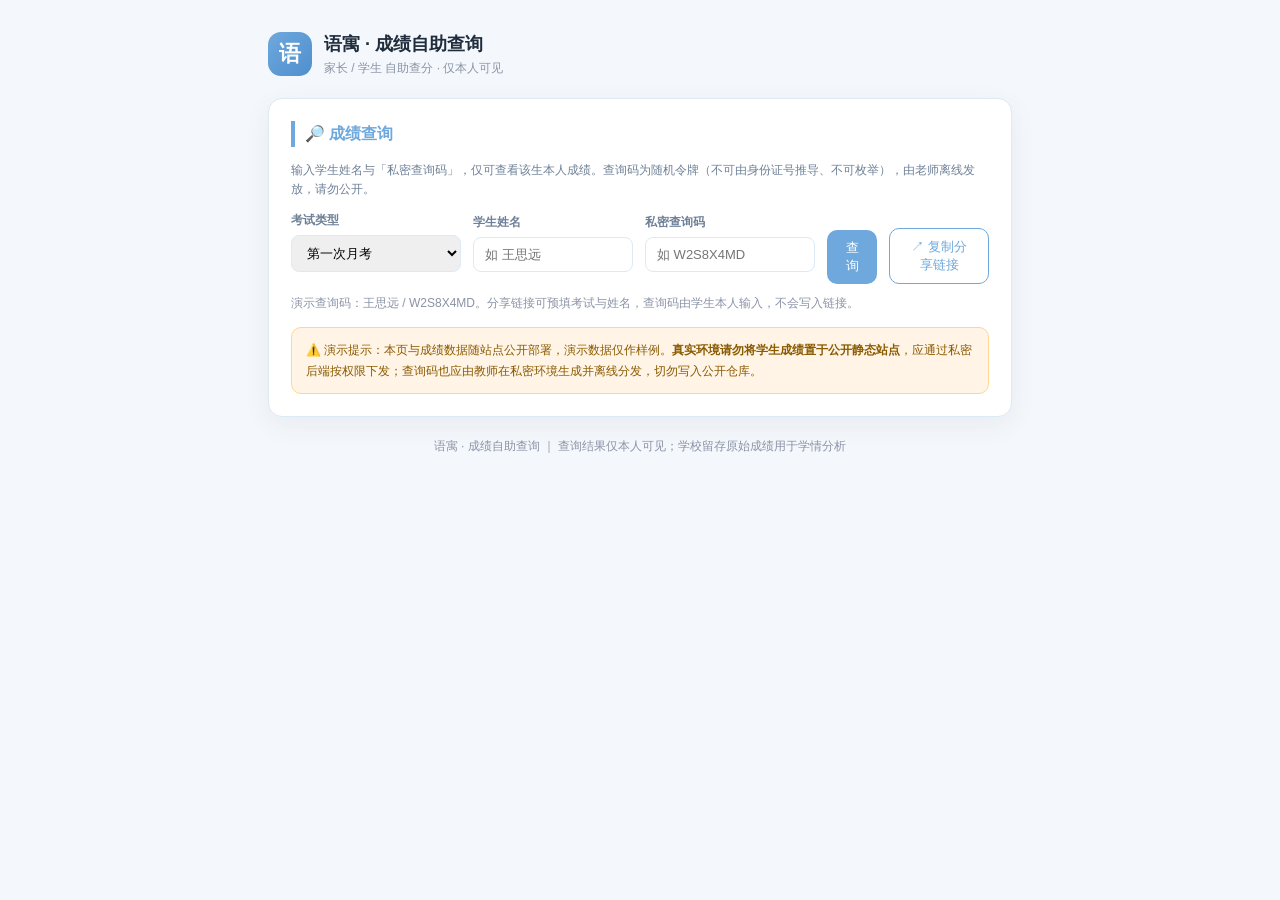
<file: score-query.html>
<!DOCTYPE html>
<html lang="zh-CN">
<head>
<meta charset="UTF-8" />
<meta name="viewport" content="width=device-width, initial-scale=1.0" />
<title>语寓 · 成绩自助查询</title>
<meta http-equiv="Content-Security-Policy" content="default-src 'self'; script-src 'self' https://cdn.jsdelivr.net; style-src 'self' 'unsafe-inline'; img-src 'self' data:; connect-src 'self' https:; font-src 'self' data:; worker-src 'self' blob: https://cdn.jsdelivr.net; object-src 'none'; base-uri 'self'; frame-ancestors 'none'" />
<link rel="stylesheet" href="css/style.css" />
<style>
  body { background:#f4f7fb; }
  .sq-wrap { max-width:780px; margin:0 auto; padding:30px 18px 56px; }
  .sq-brand { display:flex; align-items:center; gap:12px; margin-bottom:20px; }
  .sq-logo { width:44px; height:44px; border-radius:13px; background:linear-gradient(135deg,#6ea8dc,#4f8fcf);
    color:#fff; display:flex; align-items:center; justify-content:center; font-size:22px; font-weight:700; }
  .sq-name { font-size:18px; font-weight:700; color:#1f2d3d; }
  .sq-sub { font-size:12px; color:#8a94a6; }
  .sq-card { background:#fff; border:1px solid var(--line); border-radius:14px; padding:22px;
    box-shadow:0 8px 28px rgba(40,70,110,.06); }
  .sq-foot { font-size:12px; margin-top:20px; text-align:center; color:#8a94a6; }
  #scoreResult .card { background:#fff; border:1px solid var(--line); border-radius:14px; padding:20px;
    box-shadow:0 8px 28px rgba(40,70,110,.06); }
  .sq-tip { font-size:12px; color:#8a94a6; margin-top:10px; }
  .sq-warn { font-size:12px; line-height:1.7; margin-top:14px; padding:12px 14px; border-radius:10px;
    background:#fff4e5; border:1px solid #ffd591; color:#8a5a00; }
</style>
</head>
<body>
<div class="sq-wrap">
  <div class="sq-brand">
    <div class="sq-logo">语</div>
    <div>
      <div class="sq-name">语寓 · 成绩自助查询</div>
      <div class="sq-sub">家长 / 学生 自助查分 · 仅本人可见</div>
    </div>
  </div>

  <div class="sq-card">
    <div class="section-title" style="margin-top:0">🔎 成绩查询</div>
    <div class="muted mb12" style="font-size:12px">输入学生姓名与「私密查询码」，仅可查看该生本人成绩。查询码为随机令牌（不可由身份证号推导、不可枚举），由老师离线发放，请勿公开。</div>
    <div class="flex gap12 wrap" style="align-items:flex-end">
      <div class="field" style="min-width:170px"><label>考试类型</label>
        <select id="qExam"></select></div>
      <div class="field" style="min-width:160px"><label>学生姓名</label>
        <input id="qName" placeholder="如 王思远" autocomplete="off"></div>
      <div class="field" style="min-width:170px"><label>私密查询码</label>
        <input id="qCode" placeholder="如 W2S8X4MD" inputmode="text" autocomplete="off"></div>
      <button class="btn" id="btnQuery">查询</button>
      <button class="btn line" id="btnShare">↗ 复制分享链接</button>
    </div>
    <div class="sq-tip">演示查询码：王思远 / W2S8X4MD。分享链接可预填考试与姓名，查询码由学生本人输入，不会写入链接。</div>
    <div class="sq-warn">⚠️ 演示提示：本页与成绩数据随站点公开部署，演示数据仅作样例。<b>真实环境请勿将学生成绩置于公开静态站点</b>，应通过私密后端按权限下发；查询码也应由教师在私密环境生成并离线分发，切勿写入公开仓库。</div>
  </div>

  <div id="scoreResult" class="mt16"></div>

  <div class="sq-foot">语寓 · 成绩自助查询 ｜ 查询结果仅本人可见；学校留存原始成绩用于学情分析</div>
</div>

<script src="js/data.js"></script>
<script src="js/score-query.js"></script>
</body>
</html>
</file>
<file: css/style.css>
/* =====================================================================
   语寓 · 设计规范 Design Tokens  （最后更新：2026-08-10）
   统一「浅蓝框架」—— 所有新增页面/模块都必须套用以下令牌与约定，
   禁止再各自新增配色、渐变、色条、圆角或阴影。
   ---------------------------------------------------------------------
   1) 主色（唯一强调色，呼应"挖挖"浅蓝）
      --accent        主色：按钮/激活态/进度条/链接/勾选/表头
      --accent-soft   主色浅底：激活背景、卡片描边底色
      --accent-strong 主色深：渐变末端、强调文字
      --brand         旧名，等同 --accent（保留兼容，勿再新用）
      ※ 全站只有一个强调色，禁止给卡片单独加 --hue 色条/色块。

   2) 语义色（仅用于"状态/分类标签 .tag"，不用于大面积铺色）
      --blue/--green/--amber/--purple/--red  及各自 -soft 浅底
      ※ 强调色阶：--rc1~--rc6 浅红（明度/纯度递进），用于"需要强调的图标底"，
         如备课中心常用网址的 emoji 图标，禁止用于文字或大面积铺色。

   3) 中性色
      --bg 页面底(浅蓝)  --panel 卡片底(白)  --ink 正文  --muted 辅助  --line 描边

   4) 圆角  卡片 --radius:12px ；按钮/标签/小卡 --radius-sm:10px  （二选一，不混用）
   5) 阴影  仅 --shadow 一档（静默态）；hover 用 transform+同档阴影"抬起"，不新增阴影变量
   6) 间距  一律 8 的倍数：8 / 12 / 16 / 24 ；卡片内 padding 16
   7) 字号  页面标题 20 · 区块标题 16 · 正文 14 · 辅助 12

   8) 组件约定（新增模块先复用，勿新造一次性样式）
      .card            统一容器：白底 + --radius + --shadow + 1px --line 描边
      .tag             标签：颜色只取语义色名 red/blue/green/amber/purple
      .btn             主按钮（实心 --accent）；.btn.line 次级（描边）
      .sub-tab         横向子导航（文字按钮，active 用 --accent）
      .pill            筛选胶囊（active 用 --accent-soft 底 + --accent 字）
      .progress-mini   进度条 > i（实心 --accent；.wide 为横向大条）
      .survive         续命/放假倒计时条（渐变 --accent → --accent-strong）
      .res             资源图标卡（备课中心教案单元/网址/教材共用：整卡可点，hover 抬起）
      .res-ico / .res-url / .res-open  配套子部件（图标块 / URL 灰字 / 打开链接文字）
      .sites-toolbar   备课网址聚合工具条（自动保存提示 + 一键预览/添加）
      .sites-group     按板块分组容器（板块标题头 + 卡片网格）
      .sites-card-del  资源卡右上角删除按钮（hover 显现，避开冒泡）
      .sites-add-card  虚线添加卡（hover 变实色 + accent 描边）
      .cs-tool         一课一标交互卡（左侧下拉选择课文 / 右侧自动对应学段）
   ===================================================================== */

:root{
  --bg:#eef5fb; --panel:#ffffff; --ink:#27384a; --muted:#6f8198;
  --line:#dceaf6; --brand:#6ea8dc; --brand-soft:#eaf3fb;
  --blue:#5b9bd5; --blue-soft:#e8f1fa;
  --green:#5cb88d; --green-soft:#e6f4ee;
  --amber:#e0a85b; --amber-soft:#fbf0e2;
  --purple:#8a9bd0; --purple-soft:#eef0f8;
  --red:#d97a82; --red-soft:#fbe9ea;
  --rc1:#fdeced; --rc2:#fbdde0; --rc3:#f7c3c8; --rc4:#f2a6ad; --rc5:#ec878f; --rc6:#e36771;
  --accent:#6ea8dc; --accent-soft:#eaf3fb; --accent-strong:#3f7fc0;
  --shadow:0 1px 3px rgba(40,70,110,.06),0 6px 18px rgba(40,70,110,.05);
  --radius:12px; --radius-sm:10px;
}
*{box-sizing:border-box;margin:0;padding:0}
body{font-family:-apple-system,"PingFang SC","Microsoft YaHei",Segoe UI,sans-serif;
  background:var(--bg);color:var(--ink);font-size:14px;line-height:1.6}
#bgLayer{position:fixed;inset:0;z-index:0;background-size:cover;background-position:center;background-repeat:no-repeat;transition:background .3s ease}
.app{display:flex;min-height:100vh;position:relative;z-index:1}
.bg-swatch{width:46px;height:46px;border-radius:10px;border:2px solid var(--line);cursor:pointer;transition:.15s;position:relative;color:#5b6b7d;font-size:11px;font-weight:600}
.bg-swatch:hover{border-color:var(--brand)}
.bg-swatch.active{border-color:var(--brand);box-shadow:0 0 0 3px var(--accent-soft)}

/* 侧边栏 */
.sidebar{width:228px;background:var(--panel);border-right:1px solid var(--line);
  display:flex;flex-direction:column;position:sticky;top:0;height:100vh}
.brand{display:flex;align-items:center;gap:10px;padding:18px 18px 14px}
.brand-logo{width:38px;height:38px;border-radius:10px;background:var(--brand);
  color:#fff;font-size:20px;font-weight:700;display:flex;align-items:center;justify-content:center}
.brand-name{font-weight:700;font-size:17px}
.brand-sub{font-size:11px;color:var(--muted)}
.nav{padding:8px 10px;display:flex;flex-direction:column;gap:2px;flex:1}
.nav-item{display:flex;align-items:center;gap:10px;padding:10px 12px;border-radius:9px;
  color:var(--muted);cursor:pointer;font-weight:500;user-select:none}
.nav-item .ico{width:18px;text-align:center;opacity:.8}
.nav-item:hover{background:#f0f3f7;color:var(--ink)}
.nav-item.active{background:var(--accent-soft);color:var(--accent);font-weight:600}
.sidebar-foot{padding:12px 14px;border-top:1px solid var(--line)}
.user-mini{display:flex;align-items:center;gap:10px}
.avatar{width:34px;height:34px;border-radius:50%;background:var(--blue);color:#fff;
  display:flex;align-items:center;justify-content:center;font-weight:600;flex:none;
  overflow:hidden;cursor:pointer;transition:box-shadow .15s}
.avatar:hover{box-shadow:0 0 0 3px var(--accent-soft)}
.avatar img{width:100%;height:100%;border-radius:50%;object-fit:cover;display:block}
.avatar.small{width:30px;height:30px;font-size:13px}
.avatar.lg{width:56px;height:56px;font-size:22px}
.uname{font-weight:600;font-size:13px}.urole{font-size:11px;color:var(--muted)}

/* 主区 */
.main{flex:1;display:flex;flex-direction:column;min-width:0}
.topbar{height:60px;background:var(--panel);border-bottom:1px solid var(--line);
  display:flex;align-items:center;gap:16px;padding:0 22px;position:sticky;top:0;z-index:5}
.topbar-title{font-size:17px;font-weight:700}
.topbar-search{flex:1;max-width:420px}
.topbar-search input{width:100%;padding:9px 14px;border:1px solid var(--line);
  border-radius:20px;background:#f7f9fc;font-size:13px;outline:none}
.topbar-search input:focus{border-color:var(--brand);background:#fff}
.topbar-actions{display:flex;align-items:center;gap:14px}
.btn-ghost{background:#f4f6f9;border:none;padding:8px 12px;border-radius:9px;
  cursor:pointer;font-size:13px;color:var(--ink);position:relative}
.btn-ghost:hover{background:#eaeef3}
.badge{position:absolute;top:-4px;right:-4px;background:var(--brand);color:#fff;
  font-size:10px;border-radius:10px;padding:1px 5px}

/* 上课提醒 · 右上角闹钟图标 */
.remind-icon{position:relative;width:38px;height:38px;border-radius:50%;border:1px solid var(--line);
  background:#f4f6f9;cursor:pointer;font-size:18px;display:flex;align-items:center;justify-content:center;transition:.2s; padding:0}
.remind-icon:hover{background:#eaeef3}
.remind-icon.active{background:#fdecec;border-color:#f0a3a3;animation:remindPulse 1.1s infinite}
@keyframes remindPulse{0%{box-shadow:0 0 0 0 rgba(232,80,58,.55)}70%{box-shadow:0 0 0 9px rgba(232,80,58,0)}100%{box-shadow:0 0 0 0 rgba(232,80,58,0)}}
.remind-badge{position:absolute;top:-6px;right:-6px;background:#e8503a;color:#fff;font-size:10px;
  border-radius:10px;padding:1px 5px;font-weight:700;min-width:16px;text-align:center;line-height:1.4}
.remind-pop{position:fixed;z-index:80;background:var(--panel);border:1px solid var(--line);border-radius:12px;
  box-shadow:var(--shadow);padding:14px;width:262px}
.remind-pop .rp-title{font-weight:700;font-size:13px;margin-bottom:8px}
.remind-pop .rp-next .rp-tt{font-size:13px;font-weight:600}
.remind-pop .rp-next .rp-sub{font-size:12px;color:#6b7686;margin-top:2px}
.remind-pop .rp-next .rp-dur{font-size:12px;margin-top:6px;color:#6b7686}
.remind-pop .rp-next .rp-dur.rp-soon{color:#e8503a;font-weight:700}
.remind-pop .switch{margin-top:12px}
.content{padding:22px;overflow:auto}

/* 通用卡片/网格 */
.grid{display:grid;gap:16px}
.cols-4{grid-template-columns:repeat(4,1fr)}
.cols-3{grid-template-columns:repeat(3,1fr)}
.cols-2{grid-template-columns:repeat(2,1fr)}
.card{background:var(--panel);border:1px solid var(--line);border-radius:var(--radius);
  padding:16px;box-shadow:var(--shadow)}
.card h3{font-size:14px;margin-bottom:10px;display:flex;align-items:center;gap:8px}
.card h3 .tag{margin-left:auto}
.stat{display:flex;flex-direction:column;gap:4px}
.stat .num{font-size:26px;font-weight:700}
.stat .lbl{color:var(--muted);font-size:12px}
.stat .delta{font-size:12px}
.up{color:var(--green)}.down{color:var(--brand)}

/* 1530 安全教育：本周提醒细条（仅在有提醒时出现） */
.safe-remind{ background:var(--blue-soft); border:1px solid var(--line); border-left:3px solid var(--blue);
  border-radius:var(--radius-sm); padding:10px 12px; margin-bottom:10px; font-size:13px; color:var(--ink); }
.safe-remind-head{ font-weight:500; margin-bottom:6px; }
.safe-remind .row{ background:#fff; border-radius:8px; }

/* 徽标 */
.tag{font-size:11px;padding:2px 8px;border-radius:20px;background:#eef2f7;color:var(--muted)}
.tag.red{background:var(--red-soft);color:var(--red)}
.tag.blue{background:var(--blue-soft);color:var(--blue)}
.tag.green{background:var(--green-soft);color:var(--green)}
.tag.amber{background:var(--amber-soft);color:var(--amber)}
.tag.purple{background:var(--purple-soft);color:var(--purple)}
.tag.pink{background:#fdecf3;color:#d63384}
.tag.gray{background:#eef2f7;color:var(--muted)}
/* 整本阅读 · 自测模式隐藏答案 */
#qList.hide-ans .q-ans{display:none}

/* 列表/表格 */
.list{display:flex;flex-direction:column;gap:10px}
.row{display:flex;align-items:center;gap:12px;padding:12px;border:1px solid var(--line);
  border-radius:10px;background:#fff}
.row:hover{border-color:#d6dcea}
.row .main{flex:1;min-width:0}
.row .title{font-weight:600}
.row .meta{color:var(--muted);font-size:12px}
table{width:100%;border-collapse:collapse;font-size:13px}
th,td{text-align:left;padding:10px 12px;border-bottom:1px solid var(--line)}
th{color:var(--muted);font-weight:600;font-size:12px;background:#fafbfc}
tr:hover td{background:#fafcff}

/* 按钮 */
.btn{background:var(--accent);color:#fff;border:none;padding:9px 16px;border-radius:var(--radius-sm);
  cursor:pointer;font-size:13px;font-weight:500}
.btn:hover{filter:brightness(.95)}
.btn.line{background:#fff;color:var(--accent);border:1px solid var(--accent)}
.btn.sm{padding:5px 11px;font-size:12px}
.btn.danger{background:#e35d6a;color:#fff}
.btn.danger.line{background:#fff;color:#e35d6a;border:1px solid #e35d6a}
/* 作业批改 · 默写逐字比对 */
.diff-box{font-size:18px;line-height:2;letter-spacing:2px;word-break:break-all}
.diff-ok{color:#2f9e57;font-weight:700}
.diff-bad{color:#d23b3b;background:#fdeaea;border-radius:3px;font-weight:700}
.diff-miss{color:#bbb;font-weight:700}
/* 作业批改 · 作文批改报告 */
.grade-report{border:1px solid var(--accent-soft);background:var(--accent-soft);border-radius:10px;padding:14px}
.grade-total{font-size:26px;font-weight:800;color:var(--accent)}
.grade-report .bar{height:8px;background:#fff;border-radius:6px;overflow:hidden}
.grade-report .bar i{display:block;height:100%;background:var(--accent)}

/* 排版 */
.section-title{font-size:16px;font-weight:700;margin:4px 0 14px;display:flex;align-items:center;gap:8px;
  color:var(--accent);border-left:4px solid var(--accent);padding-left:10px}
.muted{color:var(--muted)}
.flex{display:flex}.between{justify-content:space-between}.center{align-items:center}
.gap8{gap:8px}.gap12{gap:12px}.mt16{margin-top:16px}.mb12{margin-bottom:12px}
.pill{display:inline-flex;align-items:center;gap:6px;padding:5px 11px;border-radius:20px;
  background:#f1f4f8;cursor:pointer;font-size:12px;user-select:none}
.pill.active{background:var(--accent);color:#fff}
.bar{height:10px;border-radius:6px;background:#eef1f5;overflow:hidden}
.bar > i{display:block;height:100%;border-radius:6px}
.small-chart{display:flex;align-items:flex-end;gap:8px;height:120px;padding-top:8px}
.small-chart .col{flex:1;display:flex;flex-direction:column;align-items:center;gap:4px;justify-content:flex-end}
.small-chart .col .b{width:100%;border-radius:6px 6px 0 0;background:var(--blue)}
.small-chart .col .x{font-size:11px;color:var(--muted)}
.empty{padding:40px;text-align:center;color:var(--muted)}
.kpi-row{display:flex;gap:18px;flex-wrap:wrap}
.field{display:flex;flex-direction:column;gap:5px;margin-bottom:12px}
.field label{font-size:12px;color:var(--muted);font-weight:600}
.field input,.field select,.field textarea{padding:9px 11px;border:1px solid var(--line);
  border-radius:8px;font-size:13px;font-family:inherit;outline:none}
.field input:focus,.field textarea:focus{border-color:var(--brand)}
.rubric{display:flex;flex-direction:column;gap:10px}
.rubric .item{display:flex;align-items:center;gap:12px}
.rubric .item .name{width:120px;font-weight:600}
.rubric .item .pts{margin-left:auto;color:var(--muted)}
.stars{display:flex;gap:4px}
.stars span{cursor:pointer;font-size:18px;color:#d8dee6}
.stars span.on{color:var(--amber)}
.toast{position:fixed;bottom:24px;left:50%;transform:translateX(-50%);background:#1f2733;
  color:#fff;padding:11px 20px;border-radius:10px;font-size:13px;opacity:0;transition:.25s;z-index:50}
.toast.show{opacity:1}

/* 二级目录（页内子导航） */
.subnav{display:flex;gap:4px;border-bottom:1px solid var(--line)}
.sub-tab{background:none;border:none;border-bottom:2px solid transparent;padding:9px 16px;cursor:pointer;
  font-size:13px;color:var(--muted);font-weight:500;border-radius:8px 8px 0 0;transition:.15s}
.sub-tab:hover{color:var(--accent);background:var(--accent-soft)}
.sub-tab.active{color:var(--accent);font-weight:700;border-bottom-color:var(--accent)}

/* 备课中心 · 二级任务横向图标导航（图标缩小、整行排列、可横滑） */
.subnav.hsub{display:flex;flex-wrap:wrap;gap:8px;border-bottom:none;padding:0;margin-bottom:0}
.sub-tab.hitem{display:inline-flex;align-items:center;gap:6px;flex:none;
  border-bottom:none;border:1px solid transparent;border-radius:999px;padding:6px 13px;
  background:#f3f6fa;color:var(--muted);font-weight:500;font-size:13px;transition:.15s}
.sub-tab.hitem .hico{flex:none;width:20px;height:20px;border-radius:7px;display:inline-flex;align-items:center;
  justify-content:center;font-size:11px;background:#e7eef7;transition:.15s}
.sub-tab.hitem .hlab{font-size:13px}
.sub-tab.hitem:hover{background:var(--accent-soft);color:var(--accent)}
.sub-tab.hitem.active{background:#fff;color:var(--accent);font-weight:700;border-color:var(--accent);box-shadow:0 2px 6px rgba(40,70,110,.1)}
.sub-tab.hitem.active .hico{background:var(--accent);color:#fff}
/* 学生信息表 */
.table-scroll{overflow-x:auto;-webkit-overflow-scrolling:touch}
table .mono{font-family:ui-monospace,SFMono-Regular,Menlo,Consolas,monospace;font-size:12px;white-space:nowrap}
.search{border:1px solid var(--line);border-radius:8px;padding:8px 12px;font-size:13px;min-width:210px;outline:none;background:#fff;color:var(--ink)}
.search:focus{border-color:var(--accent);box-shadow:0 0 0 3px var(--accent-soft)}
/* 顶部全局搜索下拉 */
.topbar-search{position:relative}
.search-drop{position:absolute;top:calc(100% + 6px);right:0;width:320px;max-width:80vw;max-height:380px;overflow-y:auto;
  background:var(--panel);border:1px solid var(--line);border-radius:10px;box-shadow:0 12px 32px rgba(40,70,110,.14);z-index:120}
.search-item{display:flex;align-items:center;gap:10px;padding:9px 12px;cursor:pointer;border-bottom:1px solid var(--line)}
.search-item:last-child{border-bottom:none}
.search-item:hover{background:var(--accent-soft)}
.search-ico{width:30px;height:30px;border-radius:8px;background:var(--accent-soft);display:flex;align-items:center;justify-content:center;flex:none}
.search-txt{min-width:0}
.search-name{font-size:13px;color:var(--ink);white-space:nowrap;overflow:hidden;text-overflow:ellipsis}
.search-sub{font-size:11px;color:var(--muted)}
.search-empty{padding:16px;text-align:center;font-size:12px;color:var(--muted)}
.upload-bar .tag{font-size:11px;background:var(--accent-soft);color:var(--accent)}

/* 页面主题色横幅（背景色不变，仅本栏随页面换色） */
.page-banner{display:flex;align-items:center;gap:10px;padding:13px 18px;margin-bottom:16px;
  background:var(--accent-soft);border-left:5px solid var(--accent);border-radius:10px;
  font-weight:700;font-size:15px;color:var(--accent)}
.page-banner .pb-ico{font-size:18px}

/* 荣誉扫描册 */
.card.honor{display:flex;flex-direction:column;overflow:hidden;padding:0}
.honor .cert{position:relative;padding:16px 14px 12px;text-align:center;
  background:linear-gradient(135deg,#eaf3fb 0%,#dcebf9 100%);border-bottom:1px solid var(--line)}
.cert-level{position:absolute;top:10px;left:10px;font-size:11px;font-weight:600;color:var(--blue);
  background:#fff;border:1px solid var(--line);border-radius:20px;padding:2px 9px}
.cert-seal{font-size:34px;line-height:1;margin:6px 0 8px;filter:drop-shadow(0 2px 3px rgba(40,70,110,.18))}
.cert-name{font-size:15px;font-weight:700;color:var(--ink)}
.honor-body{padding:14px;flex:1}
.honor-title{font-weight:600;font-size:13.5px;line-height:1.5;margin-bottom:10px}
.honor-meta{margin-top:10px;font-size:12px;color:var(--muted)}

/* 通用表单弹窗（1530 安全教育 / 主题班会记录 复用） */
.modal{position:fixed;inset:0;background:rgba(20,30,50,.45);display:flex;align-items:center;justify-content:center;z-index:120;padding:20px}
.modal-box{background:#fff;border-radius:14px;padding:22px;width:440px;max-width:94vw;box-shadow:0 14px 44px rgba(20,30,50,.28)}
.modal-box h3{margin:0;font-size:16px}
.modal-fields{display:flex;flex-direction:column;gap:12px;margin-top:16px}
.modal-field{display:flex;flex-direction:column;gap:5px}
.modal-field label{font-size:12px;color:var(--muted);font-weight:600}
.modal-field .field{width:100%;padding:9px 11px;border:1px solid var(--line);border-radius:9px;
  font-size:13px;font-family:inherit;background:#fff;color:var(--ink);box-sizing:border-box}
.modal-field .field:focus{outline:none;border-color:var(--accent);box-shadow:0 0 0 3px var(--accent-soft)}
.modal-actions{display:flex;gap:10px;justify-content:flex-end;margin-top:20px}
.btn:disabled{opacity:.5;cursor:not-allowed}
.modal-check{display:flex;align-items:center;gap:8px;font-size:13px;color:var(--ink);cursor:pointer}
/* 进入备课台 · 网站选择面板 */
.unit-pick-list{display:flex;flex-direction:column;gap:8px;margin-top:14px;max-height:48vh;overflow:auto}
.unit-pick-item{display:flex;align-items:center;gap:10px;padding:10px 12px;border:1px solid var(--line);border-radius:10px;cursor:pointer;transition:.15s;background:#fff}
.unit-pick-item:hover{border-color:var(--accent)}
.unit-pick-item.on{border-color:var(--accent);background:var(--accent-soft)}
.unit-pick-check{width:18px;height:18px;border:2px solid var(--line);border-radius:5px;flex:0 0 auto;display:flex;align-items:center;justify-content:center;font-size:12px;color:transparent;transition:.15s}
.unit-pick-item.on .unit-pick-check{background:var(--accent);border-color:var(--accent);color:#fff}
.unit-pick-ico{font-size:18px;flex:0 0 auto}
.unit-pick-main{flex:1;min-width:0;display:flex;flex-direction:column}
.unit-pick-name{font-size:14px;font-weight:600;white-space:nowrap;overflow:hidden;text-overflow:ellipsis}
.unit-pick-url{font-size:12px;color:var(--muted);overflow:hidden;text-overflow:ellipsis;white-space:nowrap}
.unit-pick-open{font-size:12px;color:var(--accent-strong);flex:0 0 auto;padding:5px 9px;border:1px solid var(--accent);border-radius:8px;background:#fff;cursor:pointer}
.unit-pick-open:hover{background:var(--accent)}

/* 续命进度条（节假日放假倒计时） */
.card.survive{ border-top:3px solid var(--accent); background:linear-gradient(180deg,var(--accent-soft),#fff); }
.survive-title{ font-weight:700; color:var(--accent); font-size:15px; }
.survive-sub{ font-size:13px; color:#8a94a6; }
.survive-track{ height:14px; background:var(--accent-soft); border-radius:99px; overflow:hidden; margin-top:2px; }
.survive-fill{ height:100%; background:linear-gradient(90deg,var(--accent),var(--accent-strong)); border-radius:99px; transition:width .4s ease; }
.survive-cap{ font-size:12px; color:#8a94a6; margin-top:6px; }

/* 教师课表 */
.timetable-wrap{ overflow-x:auto; }
.timetable{ width:100%; border-collapse:collapse; font-size:12px; min-width:560px; }
.timetable th, .timetable td{ border:1px solid var(--line); text-align:center; padding:6px 4px; }
.timetable thead th{ background:var(--accent-soft); color:var(--accent); font-weight:700; }
.timetable .tt-time{ background:#f6f8fb; color:#8a94a6; font-weight:600; width:54px; line-height:1.3; }
.timetable .tt-time span{ font-size:10px; color:#aab2c0; }
.tt-cell.empty{ background:#fafbfc; }
.tt-cell .tt-subj{ font-weight:700; color:var(--ink); }
.tt-cell .tt-cls{ color:#6b7686; margin-top:2px; }
.tt-cell .tt-room{ color:#aab2c0; font-size:11px; margin-top:1px; }
.tt-cell:not(.empty){ background:#fff; box-shadow:inset 0 0 0 1px var(--accent-soft); }
/* 编辑模式：格子可点击 */
.tt-cell.tt-edit{ cursor:pointer; transition:background .15s; }
.tt-cell.tt-edit:hover{ background:var(--accent-soft); box-shadow:inset 0 0 0 2px var(--accent); }
.tt-cell.tt-edit.empty:hover .tt-plus{ color:var(--accent); }
.tt-plus{ color:#c4ccd8; font-size:16px; line-height:1; }
/* 今日列高亮 */
.timetable th.tt-today{ background:var(--green-soft)!important; color:#1f7a3d; }
.timetable .tt-cell.tt-today:not(.empty){ background:#f1faf3; box-shadow:inset 0 0 0 1px #bfe6c8; }
.timetable .tt-cell.tt-today.empty{ background:#f6fbf7; }

/* 上课提醒 */
.remind-alert{ display:flex; gap:10px; align-items:flex-start; background:#fff5f5; border:1px solid #ffd9d9;
  border-radius:12px; padding:12px 14px; }
.remind-dot{ width:10px; height:10px; border-radius:50%; background:#ef5a5a; margin-top:5px; flex:none;
  box-shadow:0 0 0 4px rgba(239,90,90,.15); animation:pulse 1.4s infinite; }
@keyframes pulse{ 0%{box-shadow:0 0 0 0 rgba(239,90,90,.4)} 70%{box-shadow:0 0 0 8px rgba(239,90,90,0)} 100%{box-shadow:0 0 0 0 rgba(239,90,90,0)} }
.remind-tt{ font-weight:700; color:#d23b3b; font-size:14px; }
.remind-sub{ font-size:12px; color:#8a6b6b; margin-top:3px; }
.remind-normal .remind-tt{ color:var(--accent); }
.remind-normal .remind-sub{ color:#8a94a6; }

/* 开关 switch */
.switch{ display:inline-flex; align-items:center; gap:6px; cursor:pointer; user-select:none; }
.switch input{ display:none; }
.switch .slider{ width:38px; height:21px; background:#d7dde6; border-radius:99px; position:relative; transition:.2s; flex:none; }
.switch .slider::before{ content:""; position:absolute; width:17px; height:17px; left:2px; top:2px; background:#fff;
  border-radius:50%; transition:.2s; box-shadow:0 1px 2px rgba(0,0,0,.2); }
.switch input:checked + .slider{ background:var(--accent); }
.switch input:checked + .slider::before{ transform:translateX(17px); }
.switch-txt{ font-size:12px; color:#6b7686; }

/* 工作日历 */
.cal-month{ font-weight:700; align-self:center; min-width:88px; text-align:center; }
.cal-head{ display:grid; grid-template-columns:repeat(7,1fr); gap:6px; margin-bottom:8px; }
.cal-head span{ text-align:center; font-size:12px; color:#8a94a6; font-weight:600; }
.cal-grid{ display:grid; grid-template-columns:repeat(7,1fr); gap:6px; }
.cal-cell{ min-height:80px; border:1px solid var(--line); border-radius:10px; padding:6px; background:#fff; font-size:12px; }
.cal-cell.empty{ background:transparent; border:none; }
.cal-cell.today{ border-color:var(--accent); box-shadow:0 0 0 2px var(--accent-soft); }
.cal-cell.holiday{ background:#f3fbf4; }
.cal-day{ font-weight:700; color:var(--ink); margin-bottom:4px; }
.cal-ev{ margin-top:3px; padding:2px 6px; border-radius:6px; font-size:11px; line-height:1.4;
  white-space:nowrap; overflow:hidden; text-overflow:ellipsis; background:var(--accent-soft); color:var(--accent); }
.cal-ev.hol{ background:#e6f6e8; color:#2f9e54; font-weight:600; }
.cal-ev.exam{ background:#fdeaea; color:#d9544f; }
.cal-ev.teach{ background:#eef3fe; color:#4f7fd6; }
.cal-ev.class{ background:#f3eefc; color:#8a63c9; }
.cal-ev.school{ background:#eaf3fb; color:#5b93cf; }

/* ===== 工作进度 · 横向紧凑数据卡（小图框 + 色彩美化） ===== */
.kpi-strip{ display:grid; grid-template-columns:repeat(4,1fr); gap:12px; }
.kpi-card{ position:relative; background:var(--panel); border:1px solid var(--line); border-radius:12px;
  padding:14px 14px 12px; box-shadow:var(--shadow); overflow:hidden; }
.kpi-card::before{ content:''; position:absolute; left:0; top:0; bottom:0; width:4px; background:var(--accent); }
.kpi-ico{ width:34px; height:34px; border-radius:10px; display:flex; align-items:center; justify-content:center;
  font-size:17px; background:var(--accent-soft); margin-bottom:8px; }
.kpi-num{ font-size:23px; font-weight:800; color:var(--ink); line-height:1.05; }
.kpi-sub{ font-size:13px; color:var(--muted); font-weight:700; margin-left:2px; }
.kpi-lbl{ font-size:12px; color:var(--muted); margin-top:2px; }
.kpi-delta{ font-size:11px; margin-top:3px; color:var(--muted); }
.kpi-delta.up{ color:var(--green); }
.kpi-delta.down{ color:var(--red); }

/* 工作进度 · 任务看板（横向小卡，所有任务一目了然） */
.task-board{ display:grid; grid-template-columns:1.4fr 1fr 1fr 1fr; gap:12px; }
.task-card{ background:var(--panel); border:1px solid var(--line); border-radius:12px; padding:13px 14px;
  box-shadow:var(--shadow); position:relative; overflow:hidden; }
.task-card::before{ content:''; position:absolute; left:0; top:0; bottom:0; width:4px; background:var(--accent); }
.task-head{ display:flex; align-items:center; gap:8px; font-weight:700; font-size:13.5px; color:var(--ink); }
.task-ico{ width:26px; height:26px; border-radius:8px; display:inline-flex; align-items:center; justify-content:center;
  font-size:14px; background:var(--accent-soft); }
.task-count{ margin-left:auto; font-size:12px; font-weight:700; color:var(--accent); background:var(--accent-soft);
  border-radius:20px; padding:1px 9px; }
.progress-mini{ height:7px; background:#eef2f7; border-radius:6px; overflow:hidden; margin:9px 0 6px; }
.progress-mini > i{ display:block; height:100%; border-radius:6px; background:var(--accent); }
.task-sub{ font-size:11.5px; color:var(--muted); }
.task-big{ font-size:21px; font-weight:800; color:var(--accent); margin:8px 0 2px; line-height:1.1; }
.task-big-sub{ font-size:12px; color:var(--muted); font-weight:700; margin-left:2px; }
.task-more{ font-size:11.5px; color:var(--muted); margin-top:6px; }
.todo-empty.sm{ padding:12px; font-size:12px; }

/* 工作进度 · 紧凑信息卡（保留 quick-grid 快捷入口） */
.compact-card{ padding:14px 15px; border-radius:11px; }
.compact-card h3{ font-size:13.5px; }
.quick-grid{ display:grid; grid-template-columns:repeat(2,1fr); gap:8px; margin-top:4px; }
.quick-grid .btn{ justify-content:center; text-align:center; font-size:12px; padding:7px 6px; }

/* 今日待办 · 行与完成按钮 */
.todo-list{ gap:8px; }
.todo-row{ padding:10px 12px; gap:10px; align-items:center; transition:opacity .35s, transform .35s; }
.todo-row .main .title{ font-size:13.5px; line-height:1.4; }
.todo-row .meta{ font-size:11.5px; }
.todo-check{ flex:none; width:30px; height:30px; border-radius:9px; border:1.5px solid var(--accent);
  background:#fff; color:var(--accent); font-size:15px; font-weight:700; cursor:pointer; transition:.15s;
  display:flex; align-items:center; justify-content:center; line-height:1; }
.todo-check:hover{ background:var(--accent); color:#fff; transform:scale(1.06); }
.todo-check:active{ transform:scale(.94); }
.todo-empty{ padding:18px; text-align:center; color:var(--green); background:var(--accent-soft);
  border-radius:10px; font-weight:600; font-size:13px; }

/* 工作台 · 工作进度（今日待办主卡） */
.todo-hero{ background:var(--accent-soft); border:1px solid var(--line); }
.todo-hero-head{ display:flex; align-items:center; gap:14px; }
.todo-hero-ico{ width:46px; height:46px; border-radius:14px; flex:none;
  display:flex; align-items:center; justify-content:center; font-size:22px;
  background:#fff; box-shadow:0 4px 12px rgba(40,70,110,.08); }
.todo-hero-txt{ flex:1; min-width:0; }
.todo-hero-title{ font-size:16px; font-weight:800; color:var(--ink); }
.todo-hero-sub{ font-size:12.5px; color:var(--muted); margin-top:2px; }
.todo-hero-pct{ font-size:30px; font-weight:800; color:var(--accent); line-height:1; flex:none; }
.todo-hero-pct .u{ font-size:14px; font-weight:700; margin-left:1px; }
.progress-mini.wide{ height:9px; margin:14px 0 2px; }
.progress-mini.wide > i{ background:var(--accent); border-radius:6px; }

/* 工作进度 · 下次上课迷你卡 */
.sched-mini{ display:flex; flex-direction:column; }
.sched-mini-title{ font-size:14.5px; font-weight:800; color:var(--ink); }
.sched-next{ display:flex; align-items:center; gap:14px; margin-top:2px; }
.sched-next-time{ flex:none; width:58px; height:58px; border-radius:14px; display:flex; align-items:center;
  justify-content:center; font-size:20px; font-weight:800; color:var(--accent); background:var(--accent-soft); }
.sched-next-info{ min-width:0; }
.sched-next-sub{ font-size:14.5px; font-weight:700; color:var(--ink); }

/* 完成待办 · 中央点赞弹窗 + 撒花动态图 */
.celebrate-overlay{ position:fixed; inset:0; z-index:200; display:flex; align-items:center; justify-content:center;
  background:rgba(20,30,50,.40); opacity:0; transition:opacity .2s ease; }
.celebrate-overlay.on{ opacity:1; }
.celebrate-box{ background:#fff; border-radius:18px; padding:26px 30px 24px; text-align:center; width:300px; max-width:86vw;
  box-shadow:0 18px 50px rgba(20,30,50,.30); transform:scale(.82) translateY(10px);
  transition:transform .28s cubic-bezier(.2,.8,.3,1.25); }
.celebrate-overlay.on .celebrate-box{ transform:scale(1) translateY(0); }
.thumbs-img{ font-size:62px; line-height:1; margin-bottom:10px;
  animation:thumbPop .55s cubic-bezier(.2,.8,.3,1.4) both; filter:drop-shadow(0 4px 8px rgba(110,168,220,.35)); }
@keyframes thumbPop{ 0%{transform:scale(0) rotate(-22deg);opacity:0} 60%{transform:scale(1.28) rotate(8deg);opacity:1} 100%{transform:scale(1) rotate(0)} }
.celebrate-title{ font-size:18px; font-weight:800; color:var(--accent); }
.celebrate-sub{ font-size:12.5px; color:var(--muted); margin-top:6px; word-break:break-all; }
.confetti-layer{ position:fixed; inset:0; z-index:210; pointer-events:none; overflow:hidden; }
.confetti{ position:absolute; top:-32px; will-change:transform; animation-name:confettiFall;
  animation-timing-function:cubic-bezier(.3,.1,.6,1); animation-fill-mode:forwards; }
@keyframes confettiFall{
  0%{ transform:translateY(-32px) translateX(0) rotate(0); opacity:1; }
  100%{ transform:translateY(106vh) translateX(var(--dx,0)) rotate(var(--rot,360deg)); opacity:.92; }
}

/* 平板：数据卡两列，任务看板两列 */
@media (max-width: 1100px){
  .kpi-strip{ grid-template-columns:repeat(2,1fr); }
  .task-board{ grid-template-columns:repeat(2,1fr); }
}

/* ===== 手机端适配（窄屏：侧栏转顶部横向导航，网格转单列） ===== */
@media (max-width: 860px){
  /* 手机端：侧栏保持为左侧竖向「任务栏」，主内容在右侧（不再堆到顶部横滑） */
  .app{ flex-direction:row; min-height:100vh; }
  .sidebar{ width:80px; height:100vh; position:sticky; top:0; flex-direction:column;
    align-items:stretch; gap:6px; padding:14px 8px; border-right:1px solid var(--line);
    border-bottom:none; overflow-y:auto; overflow-x:hidden; }
  .brand{ flex:none; padding:0 0 6px; justify-content:center; }
  .brand-logo{ width:44px; height:44px; font-size:19px; border-radius:13px; }
  .brand-text{ display:none; }
  .nav{ flex-direction:column; flex:1; gap:7px; padding:0; overflow-y:auto; overflow-x:hidden; }
  .nav-item{ flex-direction:column; align-items:center; justify-content:center; gap:4px;
    padding:9px 2px; border-radius:13px; white-space:nowrap; font-size:10px; line-height:1.2; flex:none; }
  .nav-item .ico{ width:auto; font-size:20px; }
  .nav-item.active{ box-shadow:0 2px 8px rgba(40,70,110,.10); }
  .sidebar-foot{ display:flex; padding:10px 0 0; border-top:1px solid var(--line); justify-content:center; }
  .user-mini{ gap:0; }
  .sidebar-foot .uname, .sidebar-foot .urole{ display:none; }
  .sidebar-foot .avatar{ width:36px; height:36px; font-size:14px; }

  .main{ min-width:0; }
  .topbar{ padding:0 12px; gap:8px; height:52px; }
  .topbar-title{ font-size:15px; flex:none; }
  .topbar{ flex-wrap:wrap; height:auto; }
  .topbar-search{ order:3; flex-basis:100%; max-width:none; margin-top:6px; }
  .topbar-actions{ gap:8px; margin-left:auto; }
  .btn-ghost{ padding:6px 9px; font-size:12px; }

  .content{ padding:14px; }
  .section-title{ font-size:15px; }

  /* 网格全部单列 */
  .grid{ grid-template-columns:1fr !important; }
  .cols-2, .cols-3, .cols-4{ grid-template-columns:1fr !important; }

  /* 备课中心 · 横向图标导航：手机端可横滑 */
  .subnav.hsub{ flex-wrap:nowrap; overflow-x:auto; gap:6px; padding-bottom:4px; }
  .sub-tab.hitem{ flex:none; white-space:nowrap; }

  .flex.between, .flex{ flex-wrap:wrap; gap:8px; }
  .timetable{ min-width:520px; }   /* 保留横向滚动查看课表 */
  .timetable-wrap{ overflow-x:auto; -webkit-overflow-scrolling:touch; }

  .modal-box{ width:auto; padding:18px; }
  .remind-pop{ width:calc(100vw - 28px); max-width:320px; }

  .tag, .btn{ font-size:12px; }
  .btn.sm{ padding:5px 9px; font-size:12px; }
  .bar{ max-width:none; }
}

/* ===== 备课中心 · 常用备课网址 / 教材 外接卡 ===== */
.site-card{ display:flex; flex-direction:column; transition:transform .15s, box-shadow .15s; cursor:pointer; }
.site-card:hover{ transform:translateY(-3px); box-shadow:0 10px 26px rgba(40,70,110,.12); }
.site-card:active{ transform:translateY(-1px); }
.site-open{ width:100%; justify-content:center; pointer-events:none; }
.site-ico{ width:42px; height:42px; border-radius:12px; display:flex; align-items:center; justify-content:center;
  font-size:18px; font-weight:700; color:var(--ink); }
.site-ico.mp{ background:var(--purple-soft); }
.mini-group{ background:var(--brand-soft); border-radius:10px; padding:10px 12px; }
.mini-group-title{ font-weight:700; font-size:13px; color:var(--accent); }
.mt8{ margin-top:8px; }

/* 备课中心 · 资源图标卡（教案单元 / 常用网址 / 教材 共用） */
.res{ display:flex; flex-direction:column; cursor:pointer; transition:transform .15s, box-shadow .15s; }
.res:hover{ transform:translateY(-3px); box-shadow:0 10px 26px rgba(40,70,110,.12); }
.res:active{ transform:translateY(-1px); }
.res-ico{ width:42px; height:42px; border-radius:12px; display:flex; align-items:center; justify-content:center;
  font-size:20px; flex:none; }
.res-url{ font-size:11px; color:#8aa; margin-top:auto; }
.res-open{ margin-top:12px; font-size:12px; color:var(--accent); font-weight:600; }
.lp-ico{ width:30px; height:30px; border-radius:9px; display:inline-flex; align-items:center; justify-content:center;
  background:var(--accent-soft); font-size:15px; flex:none; }
.chips{ display:flex; gap:6px; flex-wrap:wrap; margin-top:10px; }
/* 课标 · 左标签右值对齐行（避开表单 .field，勿合并） */
.field-row{ display:flex; gap:8px; align-items:baseline; }
.field-row .field-label{ flex:none; min-width:84px; color:var(--muted); font-size:12.5px; }
.field-row .field-val{ flex:1; font-size:13px; }

/* ===== 备课中心 · 常用备课网址（聚合面板） ===== */
.sites-toolbar{ display:flex; align-items:center; justify-content:space-between; gap:12px; padding:14px 18px;
  background:linear-gradient(135deg, var(--accent-soft) 0%, #f7fbff 100%);
  border:1px solid var(--line); border-radius:12px; }
.sites-saved{ display:flex; align-items:center; gap:8px; font-size:13px; font-weight:600; color:var(--ink); }
.sites-dot{ width:8px; height:8px; border-radius:50%; background:#5cb88d; box-shadow:0 0 0 4px rgba(92,184,141,.18); animation:sitesPulse 2s infinite; }
@keyframes sitesPulse{ 0%,100%{ box-shadow:0 0 0 4px rgba(92,184,141,.18); } 50%{ box-shadow:0 0 0 7px rgba(92,184,141,.08); } }
.sites-actions{ display:flex; gap:8px; }
.sites-group{ }
.sites-group-head{ display:flex; align-items:center; gap:10px; margin:8px 4px 10px; padding:0 4px;
  border-left:3px solid var(--accent); }
.sites-group-ico{ width:26px; height:26px; border-radius:8px; display:inline-flex; align-items:center; justify-content:center; font-size:14px; flex:none; }
.sites-group-name{ font-size:14px; font-weight:700; color:var(--ink); }
.sites-card{ position:relative; padding:16px; }
.sites-card-del{ position:absolute; top:8px; right:8px; width:22px; height:22px; border:none; border-radius:50%;
  background:rgba(255,255,255,.85); color:#aab; font-size:16px; line-height:20px; cursor:pointer; padding:0; opacity:0; transition:opacity .15s, background .15s; }
.sites-card:hover .sites-card-del{ opacity:1; }
.sites-card-del:hover{ background:#fbe9ea; color:#d97a82; }
.sites-add-card{ display:flex; align-items:center; gap:14px; padding:18px; cursor:pointer; border:2px dashed var(--line);
  background:transparent; transition:border-color .15s, background .15s; }
.sites-add-card:hover{ border-color:var(--accent); background:var(--accent-soft); }
.sites-add-ico{ width:42px; height:42px; border-radius:12px; background:var(--accent-soft); color:var(--accent);
  font-size:22px; display:flex; align-items:center; justify-content:center; }
.sites-add-title{ font-weight:600; font-size:14px; color:var(--ink); margin-bottom:2px; }

/* ===== 备课中心 · 一课一标 ===== */
.cs-tool{ border-left:4px solid var(--accent); }
.cs-tool-grid{ gap:16px; }
.cs-source .field{ width:100%; }
.cs-target{ background:linear-gradient(135deg, #f8fbfe 0%, var(--accent-soft) 100%); padding:14px 16px; border-radius:10px;
  border:1px solid var(--line); }
.cs-tag-row{ display:flex; gap:8px; flex-wrap:wrap; margin-bottom:12px; }
.cs-block{ margin-top:10px; padding-top:10px; border-top:1px dashed var(--line); }
.cs-block:first-of-type{ border-top:none; padding-top:0; }
.cs-block b{ font-size:13px; color:var(--accent-strong); display:block; margin-bottom:4px; }
.cs-pdf{ padding-top:8px; border-top:1px solid var(--line); }

/* ===== 智能体助手（悬浮入口 + 聊天抽屉） ===== */
.agent-launcher{ position:fixed; right:20px; bottom:22px; z-index:150; width:54px; height:54px; border-radius:50%;
  border:none; background:linear-gradient(135deg,#a8e6a3,#7fd17b); cursor:pointer; padding:0; overflow:hidden;
  box-shadow:0 8px 22px rgba(60,120,80,.32); transition:transform .15s, box-shadow .15s;
  display:flex; align-items:center; justify-content:center; }
.agent-launcher img{ width:100%; height:100%; object-fit:cover; border-radius:50%; display:block; }
.agent-launcher:hover{ transform:translateY(-2px) scale(1.05); box-shadow:0 12px 28px rgba(60,120,80,.42); }
.agent-launcher:active{ transform:scale(.96); }
.agent-avatar{ width:28px; height:28px; border-radius:50%; object-fit:cover; vertical-align:middle; margin-right:8px; border:1px solid #fff; box-shadow:0 1px 3px rgba(0,0,0,.08); }
.agent-panel{ position:fixed; right:18px; bottom:88px; z-index:160; width:360px; max-width:calc(100vw - 24px); height:500px; max-height:calc(100vh - 110px);
  background:var(--panel); border:1px solid var(--line); border-radius:16px; box-shadow:0 18px 54px rgba(20,30,50,.28);
  display:flex; flex-direction:column; overflow:hidden;
  transform:translateY(16px) scale(.98); opacity:0; pointer-events:none;
  transition:transform .22s cubic-bezier(.2,.8,.3,1.1), opacity .2s; }
.agent-panel.open{ transform:translateY(0) scale(1); opacity:1; pointer-events:auto; }
.agent-head{ display:flex; align-items:center; justify-content:space-between; padding:12px 14px;
  background:var(--accent-soft); color:var(--accent); font-weight:700; }
.agent-head-btns{ display:flex; gap:4px; }
.agent-ico{ border:none; background:transparent; color:var(--accent); font-size:16px; cursor:pointer;
  width:28px; height:28px; border-radius:8px; line-height:1; }
.agent-ico:hover{ background:#fff; }
.agent-msgs{ flex:1; overflow-y:auto; padding:14px; display:flex; flex-direction:column; gap:10px; background:#f7f9fc; }
.agent-msg{ max-width:84%; padding:9px 12px; border-radius:12px; font-size:13px; line-height:1.5; word-break:break-word; }
.agent-msg.bot{ align-self:flex-start; background:#fff; border:1px solid var(--line); color:var(--ink); border-bottom-left-radius:4px; }
.agent-msg.user{ align-self:flex-end; background:var(--accent); color:#fff; border-bottom-right-radius:4px; }
.agent-input-row{ display:flex; gap:8px; padding:10px; border-top:1px solid var(--line); background:#fff; }
.agent-input{ flex:1; padding:9px 12px; border:1px solid var(--line); border-radius:10px; font-size:13px; outline:none; font-family:inherit; }
.agent-input:focus{ border-color:var(--accent); }
@media (max-width:560px){
  .agent-panel{ right:8px; left:8px; bottom:8px; width:auto; max-width:none; height:auto; max-height:82vh; }
  .agent-launcher{ right:14px; bottom:14px; }
}
/* 极窄屏（520px 以下，最后定义避免被 860/560 覆盖） */
@media (max-width:520px){
  .sidebar{ width:68px; padding:12px 6px; }
  .brand-logo{ width:40px; height:40px; font-size:17px; }
  .nav{ gap:6px; }
  .nav-item{ font-size:9px; padding:8px 1px; gap:3px; }
  .nav-item .ico{ font-size:18px; }
  .sidebar-foot .avatar{ width:34px; height:34px; font-size:13px; }
  .topbar{ padding:0 10px; }
  .content{ padding:12px; }
  .quick-grid{ grid-template-columns:repeat(2,1fr); }
  .kpi-strip{ grid-template-columns:repeat(2,1fr); }
  .task-board{ grid-template-columns:1fr; }
  .thumbs-img{ font-size:52px; }
  .celebrate-box{ padding:22px 22px 20px; }
}
</file>
